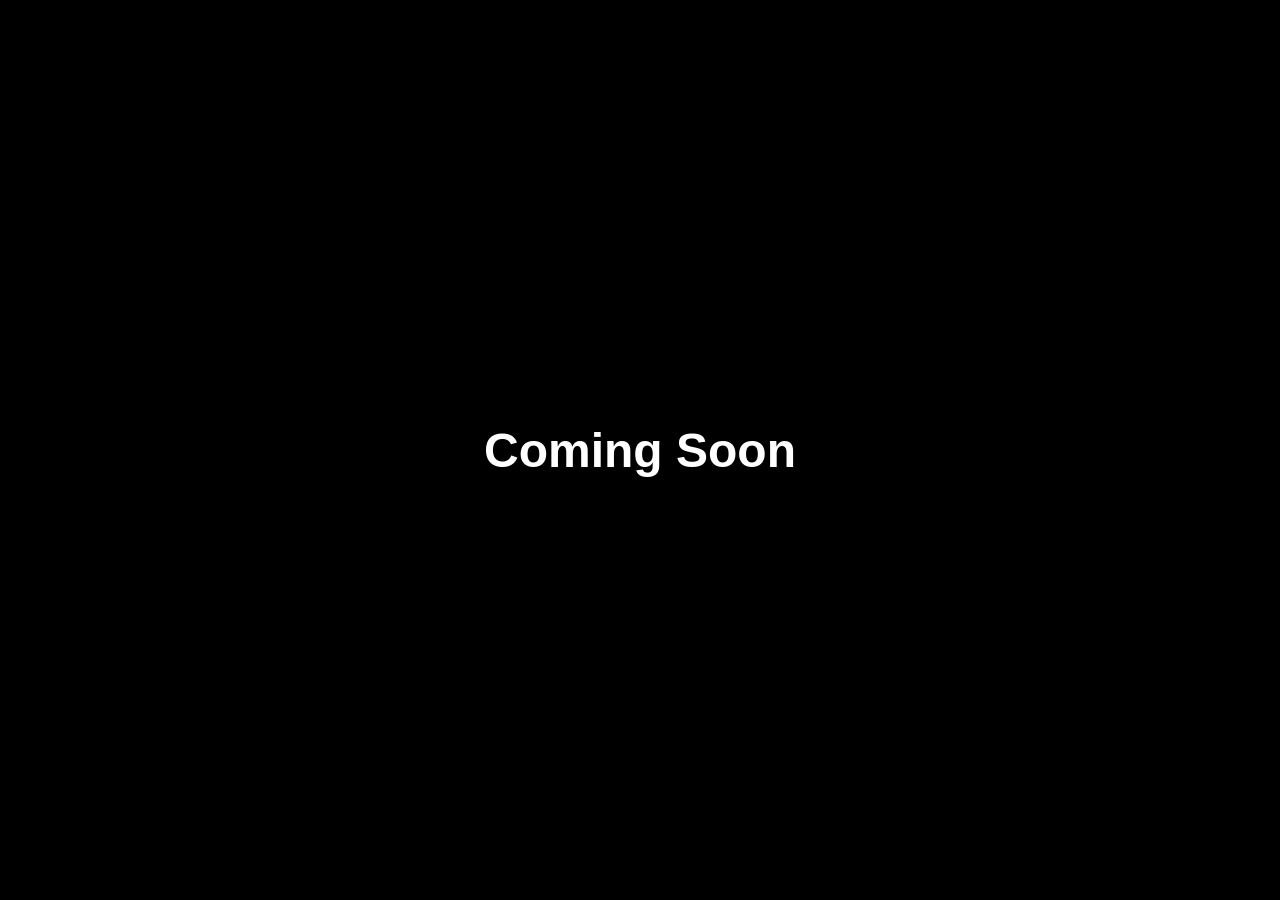
<file: index.html>
<!DOCTYPE html>
<html lang="en">
<head>
  <meta charset="UTF-8">
  <title>Coming Soon</title>
  <style>
    body {
      margin: 0;
      height: 100vh;
      background-color: #000;
      display: flex;
      justify-content: center;
      align-items: center;
      font-family: Arial, sans-serif;
    }

    h1 {
      color: #fff;
      font-size: 3rem;
      text-align: center;
    }
  </style>
</head>
<body>
  <h1>Coming Soon</h1>
</body>
</html>
</file>
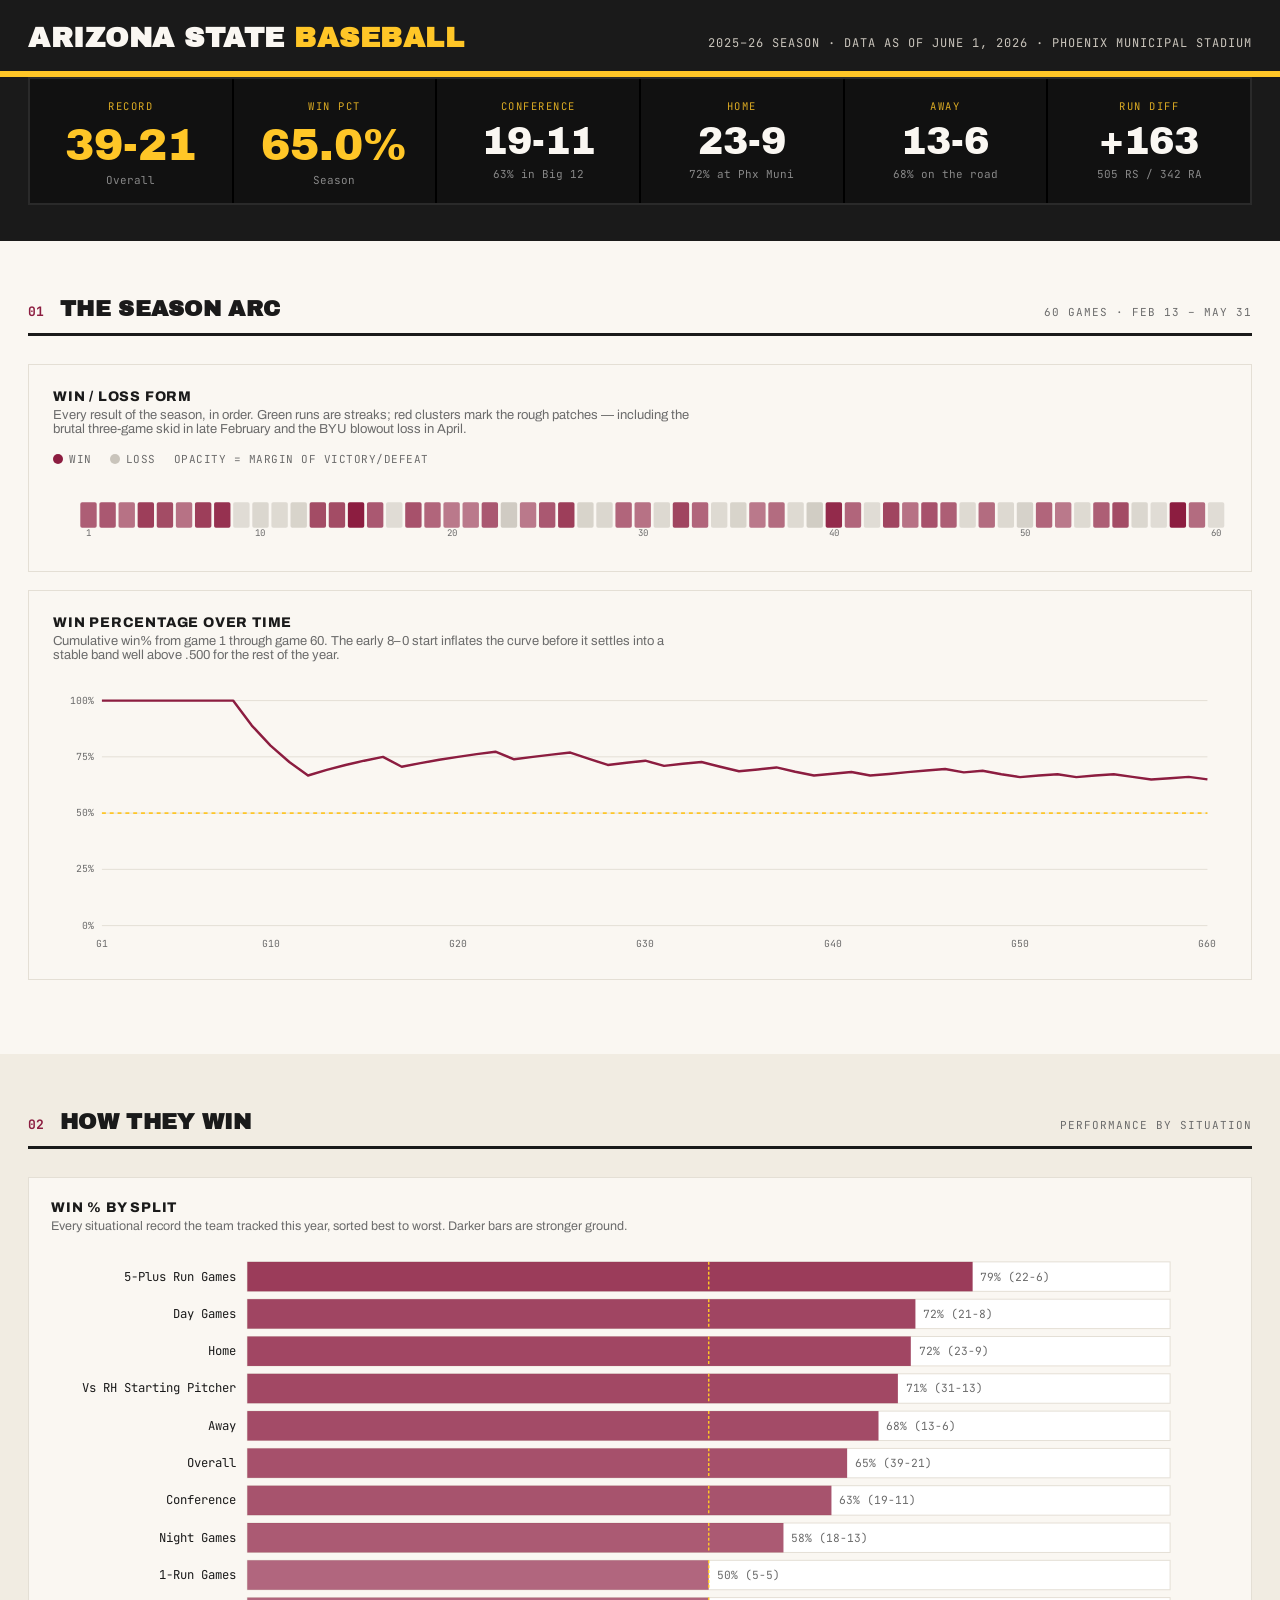
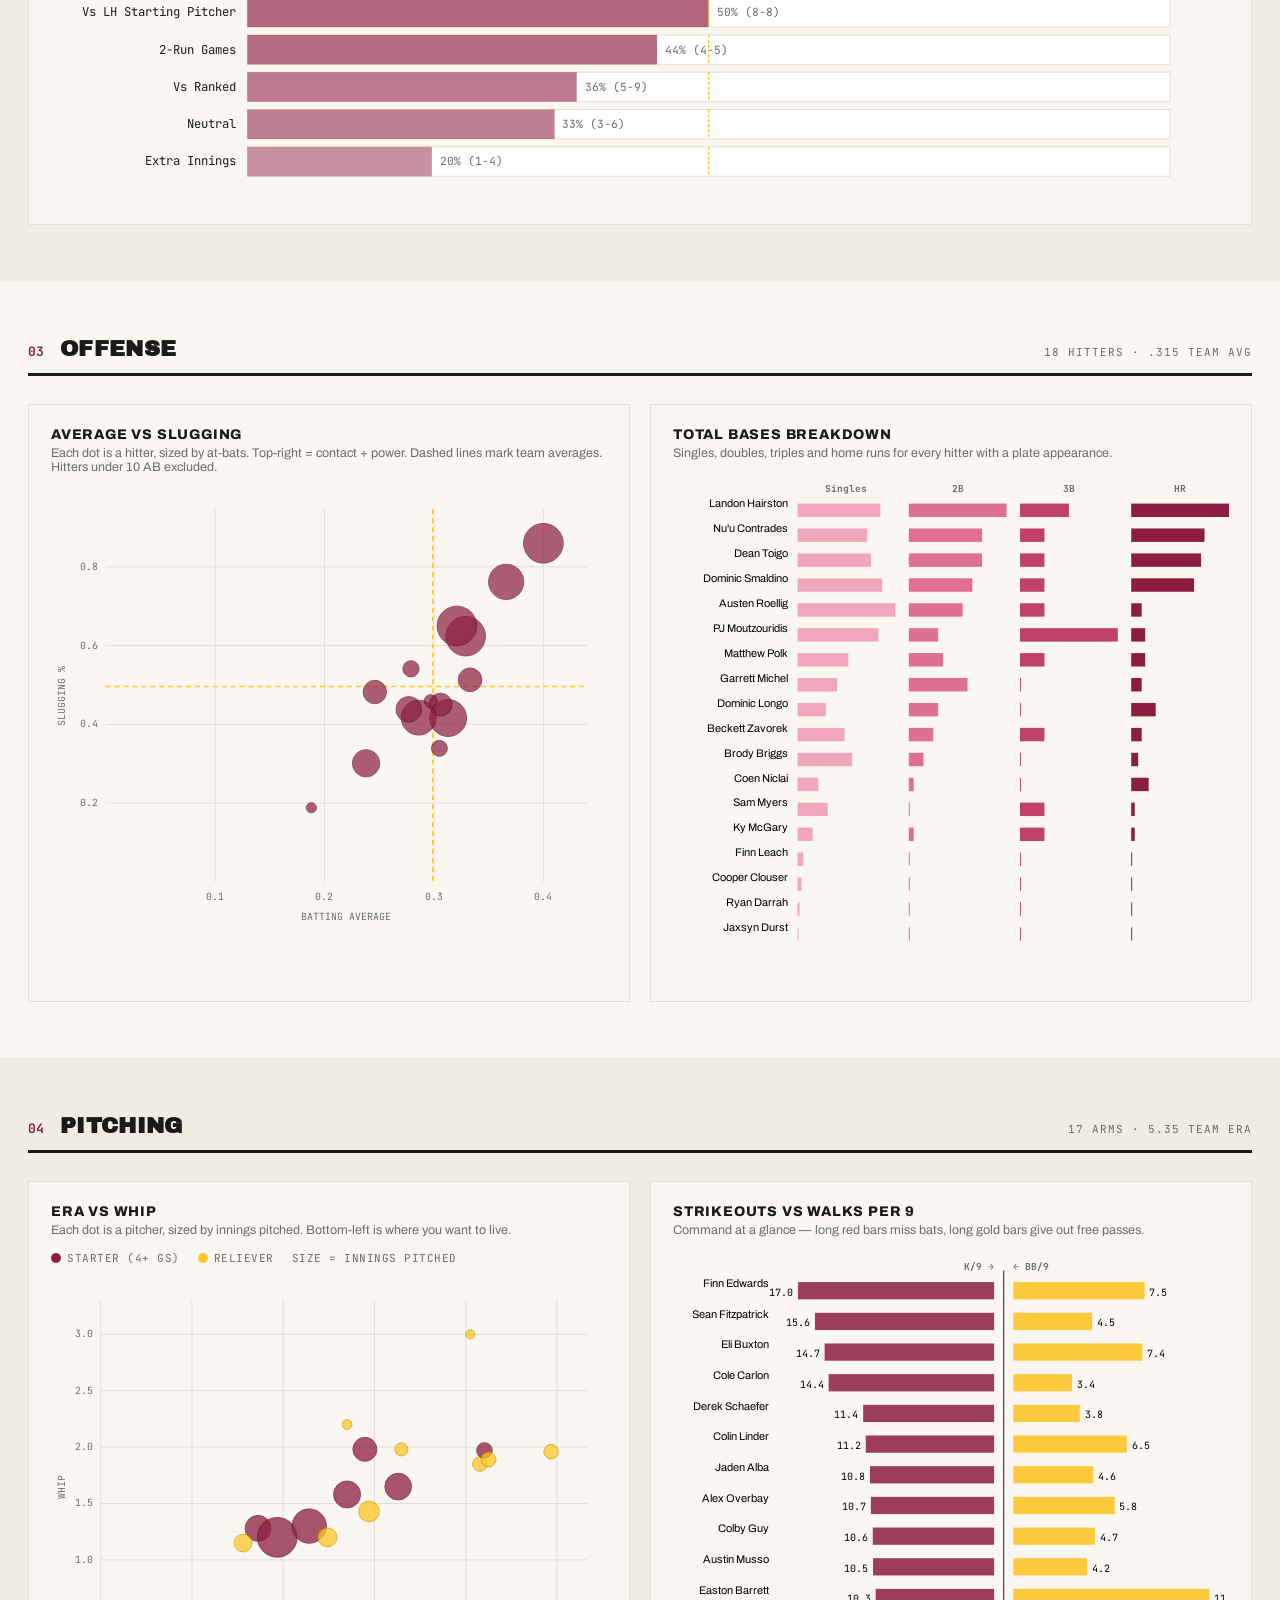
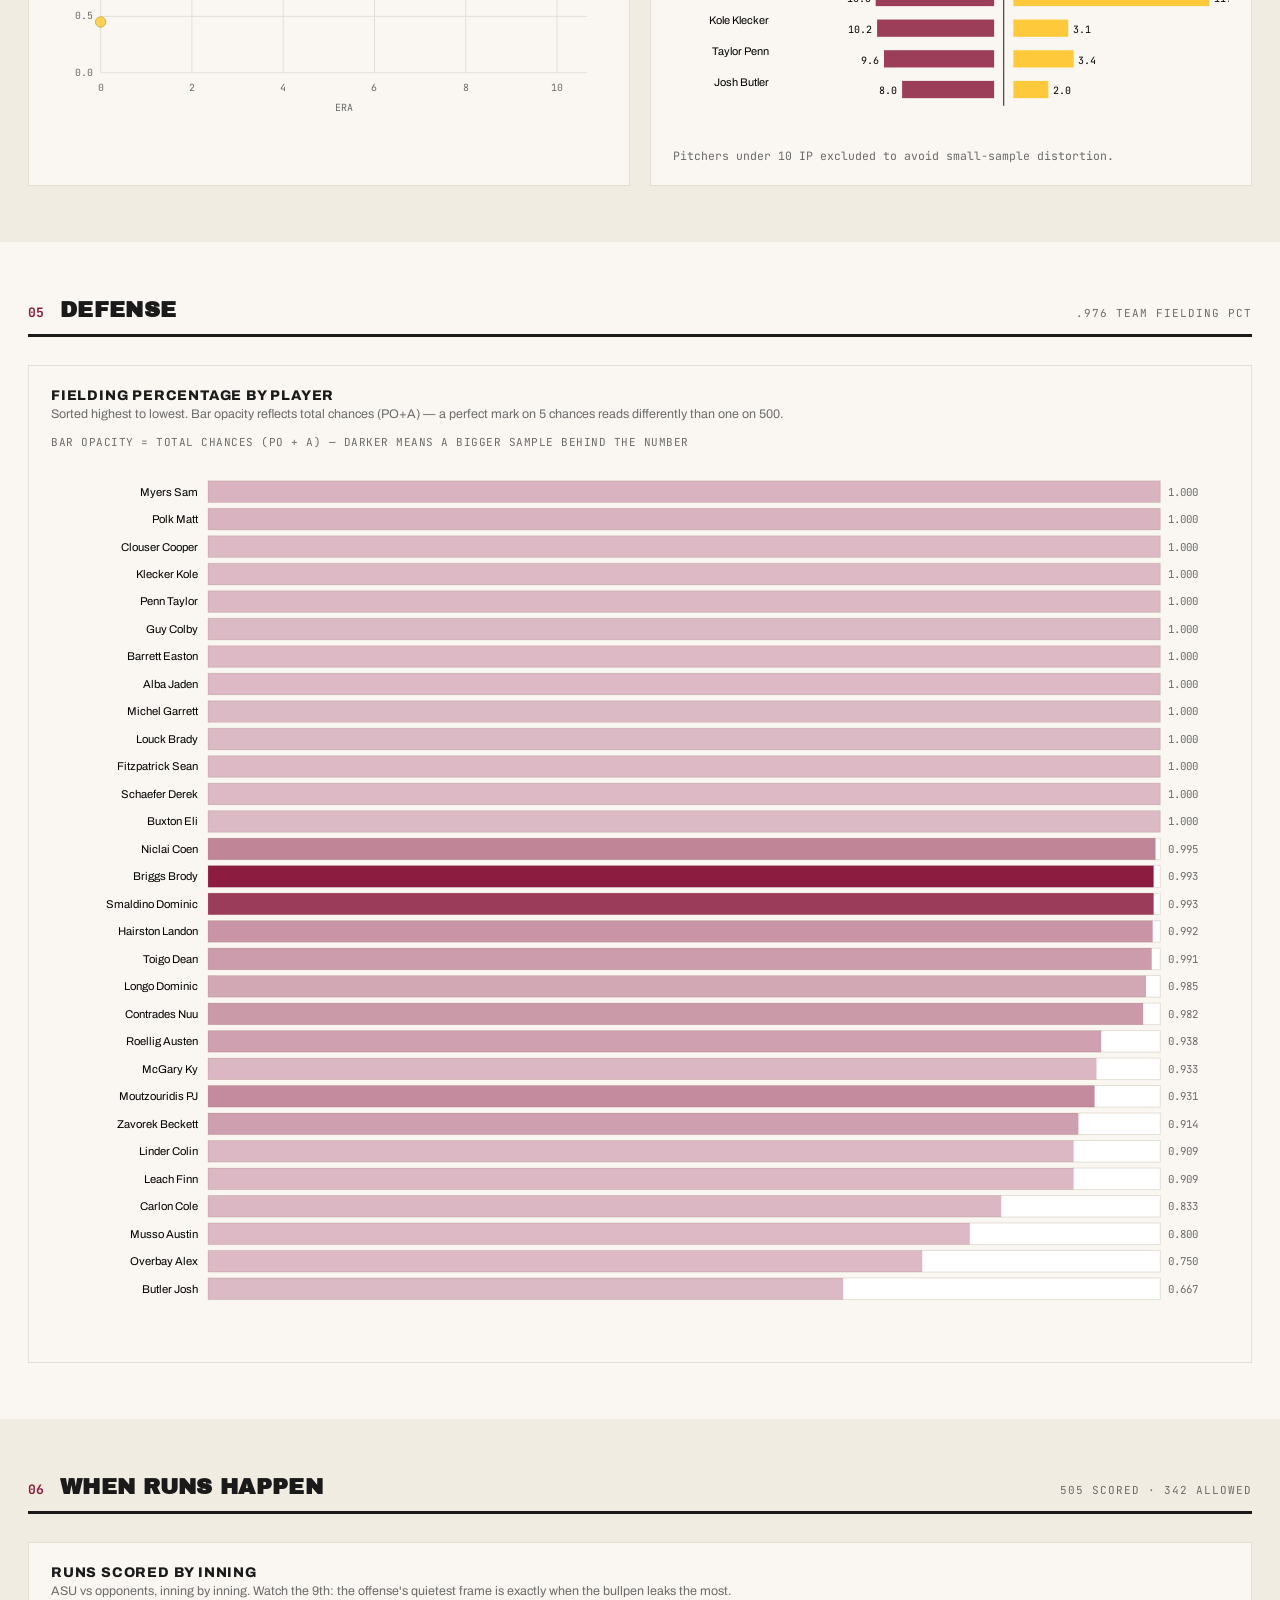
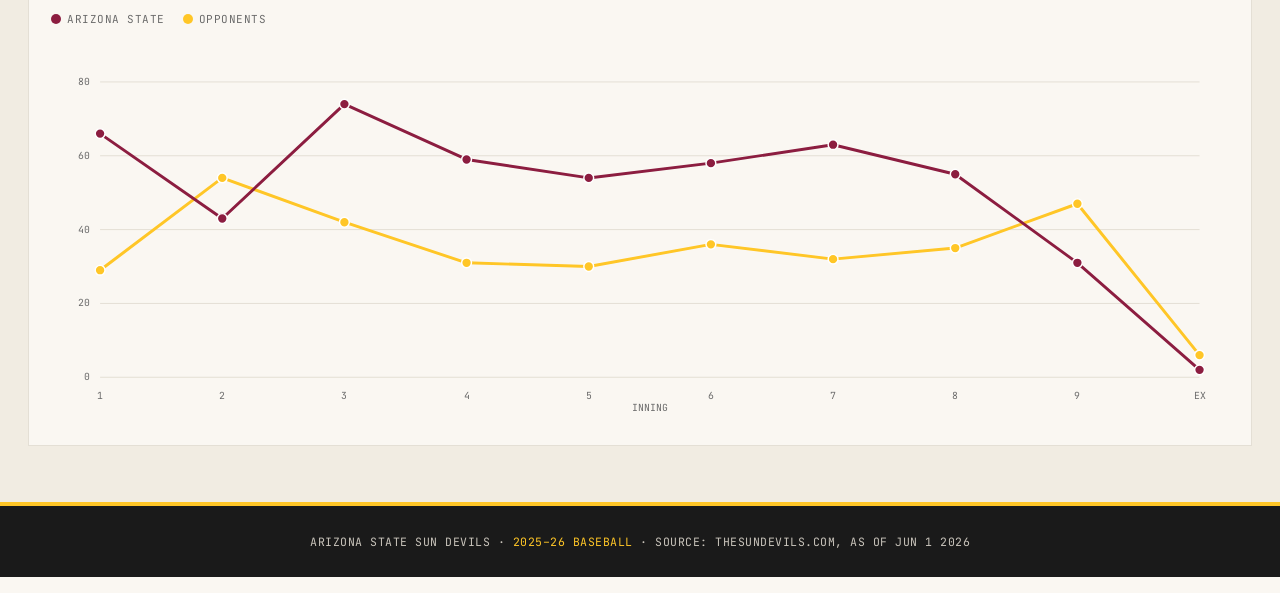
<file: asu_baseball_dashboard.html>
<!DOCTYPE html>
<html lang="en">
<head>
<meta charset="UTF-8">
<meta name="viewport" content="width=device-width, initial-scale=1.0">
<title>Arizona State Baseball — 2026 Season</title>
<style>
@import url('https://fonts.googleapis.com/css2?family=Archivo+Black&family=Archivo:wght@400;500;600;700;800&family=JetBrains+Mono:wght@400;500;700&display=swap');

:root{
  --maroon:#8C1D40;
  --maroon-dark:#5C1029;
  --gold:#FFC627;
  --ink:#1A1A1A;
  --paper:#FAF7F2;
  --slate:#6B6B6B;
  --slate-light:#C9C4BB;
  --line:#E4DFD5;
  --win:#8C1D40;
  --loss:#B8B0A3;
}

*{margin:0;padding:0;box-sizing:border-box;}

body{
  background:var(--paper);
  color:var(--ink);
  font-family:'Archivo',sans-serif;
  -webkit-font-smoothing:antialiased;
}

.wrap{max-width:1320px;margin:0 auto;padding:0 28px;}

/* ===== MASTHEAD ===== */
.masthead{
  background:var(--ink);
  color:var(--paper);
  padding:22px 0 18px;
  border-bottom:6px solid var(--gold);
}
.masthead .wrap{display:flex;align-items:baseline;justify-content:space-between;flex-wrap:wrap;gap:10px;}
.masthead h1{
  font-family:'Archivo Black',sans-serif;
  font-size:28px;
  letter-spacing:0.5px;
  text-transform:uppercase;
}
.masthead h1 span{color:var(--gold);}
.masthead .meta{
  font-family:'JetBrains Mono',monospace;
  font-size:12px;
  color:var(--slate-light);
  text-transform:uppercase;
  letter-spacing:1px;
}

/* ===== SCOREBOARD ===== */
.scoreboard{
  background:var(--ink);
  padding:0 0 36px;
}
.scoreboard-grid{
  display:grid;
  grid-template-columns:repeat(6,1fr);
  gap:2px;
  background:#000;
  border:2px solid #2a2a2a;
}
.score-tile{
  background:#111;
  padding:20px 14px 16px;
  text-align:center;
  position:relative;
}
.score-tile .label{
  font-family:'JetBrains Mono',monospace;
  font-size:10.5px;
  letter-spacing:1.5px;
  text-transform:uppercase;
  color:var(--gold);
  margin-bottom:10px;
  opacity:0.85;
}
.score-tile .value{
  font-family:'Archivo Black',sans-serif;
  font-size:38px;
  color:var(--paper);
  line-height:1;
  font-variant-numeric:tabular-nums;
}
.score-tile .sub{
  font-family:'JetBrains Mono',monospace;
  font-size:11px;
  color:#888;
  margin-top:6px;
}
.score-tile.hero .value{color:var(--gold);font-size:44px;}

/* ===== SECTION HEADERS ===== */
.section{padding:56px 0;}
.section.tight{padding:36px 0;}
.section-head{
  display:flex;
  align-items:baseline;
  gap:16px;
  margin-bottom:28px;
  border-bottom:3px solid var(--ink);
  padding-bottom:12px;
}
.section-head .num{
  font-family:'JetBrains Mono',monospace;
  font-size:13px;
  color:var(--maroon);
  font-weight:700;
}
.section-head h2{
  font-family:'Archivo Black',sans-serif;
  font-size:22px;
  text-transform:uppercase;
  letter-spacing:0.3px;
}
.section-head .tag{
  margin-left:auto;
  font-family:'JetBrains Mono',monospace;
  font-size:11px;
  color:var(--slate);
  text-transform:uppercase;
  letter-spacing:1px;
}

.section-alt{background:#F1ECE2;}

/* ===== STORY BAND (form chart + trend) ===== */
.story-card{
  background:var(--paper);
  border:1px solid var(--line);
  padding:24px 24px 18px;
  margin-bottom:18px;
}
.story-card h3{
  font-family:'Archivo',sans-serif;
  font-weight:800;
  font-size:14px;
  text-transform:uppercase;
  letter-spacing:0.8px;
  color:var(--ink);
  margin-bottom:4px;
}
.story-card .desc{
  font-size:13px;
  color:var(--slate);
  margin-bottom:16px;
  max-width:640px;
}

/* ===== TWO COL GRID ===== */
.grid-2{display:grid;grid-template-columns:1fr 1fr;gap:20px;}
.grid-3{display:grid;grid-template-columns:1fr 1fr 1fr;gap:20px;}
.card{
  background:var(--paper);
  border:1px solid var(--line);
  padding:22px;
}
.card h3{
  font-family:'Archivo',sans-serif;
  font-weight:800;
  font-size:14px;
  text-transform:uppercase;
  letter-spacing:0.8px;
  margin-bottom:4px;
}
.card .desc{font-size:12.5px;color:var(--slate);margin-bottom:14px;}

/* ===== TOOLTIP ===== */
.viz-tooltip{
  position:absolute;
  background:var(--ink);
  color:var(--paper);
  font-family:'JetBrains Mono',monospace;
  font-size:11.5px;
  padding:8px 11px;
  border-radius:2px;
  pointer-events:none;
  opacity:0;
  transition:opacity 0.1s;
  z-index:50;
  white-space:nowrap;
  border-left:3px solid var(--gold);
}
.viz-tooltip .tt-title{font-weight:700;color:var(--gold);margin-bottom:2px;}

/* ===== LEGEND ===== */
.legend{display:flex;gap:18px;align-items:center;margin-bottom:14px;flex-wrap:wrap;}
.legend-item{display:flex;align-items:center;gap:6px;font-family:'JetBrains Mono',monospace;font-size:11px;color:var(--slate);text-transform:uppercase;letter-spacing:0.5px;}
.legend-dot{width:10px;height:10px;border-radius:50%;display:inline-block;}

/* ===== FOOTER ===== */
footer{
  background:var(--ink);
  color:var(--slate-light);
  padding:28px 0;
  font-family:'JetBrains Mono',monospace;
  font-size:11.5px;
  text-align:center;
  letter-spacing:0.5px;
  border-top:4px solid var(--gold);
}
footer span{color:var(--gold);}

/* ===== RESPONSIVE ===== */
@media (max-width:980px){
  .scoreboard-grid{grid-template-columns:repeat(3,1fr);}
  .grid-2{grid-template-columns:1fr;}
  .grid-3{grid-template-columns:1fr;}
}
@media (max-width:640px){
  .scoreboard-grid{grid-template-columns:repeat(2,1fr);}
  .masthead h1{font-size:20px;}
}

svg text{font-family:'Archivo',sans-serif;}
.axis-label{font-family:'JetBrains Mono',monospace;font-size:10px;fill:var(--slate);}
.mono{font-family:'JetBrains Mono',monospace;}
</style>
</head>
<body>

<div class="masthead">
  <div class="wrap">
    <h1>Arizona State <span>Baseball</span></h1>
    <div class="meta">2025–26 Season &middot; Data as of June 1, 2026 &middot; Phoenix Municipal Stadium</div>
  </div>
</div>

<div class="scoreboard">
  <div class="wrap">
    <div class="scoreboard-grid" id="scoreboard"></div>
  </div>
</div>

<!-- SECTION 01: SEASON ARC -->
<div class="section">
  <div class="wrap">
    <div class="section-head">
      <span class="num">01</span>
      <h2>The Season Arc</h2>
      <span class="tag">60 games &middot; Feb 13 – May 31</span>
    </div>

    <div class="story-card">
      <h3>Win / Loss Form</h3>
      <div class="desc">Every result of the season, in order. Green runs are streaks; red clusters mark the rough patches — including the brutal three-game skid in late February and the BYU blowout loss in April.</div>
      <div id="formChart"></div>
    </div>

    <div class="story-card">
      <h3>Win Percentage Over Time</h3>
      <div class="desc">Cumulative win% from game 1 through game 60. The early 8–0 start inflates the curve before it settles into a stable band well above .500 for the rest of the year.</div>
      <div id="trendChart"></div>
    </div>
  </div>
</div>

<!-- SECTION 02: HOW THEY WIN -->
<div class="section section-alt">
  <div class="wrap">
    <div class="section-head">
      <span class="num">02</span>
      <h2>How They Win</h2>
      <span class="tag">Performance by situation</span>
    </div>
    <div class="grid-2">
      <div class="card" style="grid-column:1/-1;">
        <h3>Win % by Split</h3>
        <div class="desc">Every situational record the team tracked this year, sorted best to worst. Darker bars are stronger ground.</div>
        <div id="splitsChart"></div>
      </div>
    </div>
  </div>
</div>

<!-- SECTION 03: OFFENSE -->
<div class="section">
  <div class="wrap">
    <div class="section-head">
      <span class="num">03</span>
      <h2>Offense</h2>
      <span class="tag">18 hitters &middot; .315 team AVG</span>
    </div>
    <div class="grid-2">
      <div class="card">
        <h3>Average vs Slugging</h3>
        <div class="desc">Each dot is a hitter, sized by at-bats. Top-right = contact + power. Dashed lines mark team averages. Hitters under 10 AB excluded.</div>
        <div id="avgSlgChart"></div>
      </div>
      <div class="card">
        <h3>Total Bases Breakdown</h3>
        <div class="desc">Singles, doubles, triples and home runs for every hitter with a plate appearance.</div>
        <div id="tbChart"></div>
      </div>
    </div>
  </div>
</div>

<!-- SECTION 04: PITCHING -->
<div class="section section-alt">
  <div class="wrap">
    <div class="section-head">
      <span class="num">04</span>
      <h2>Pitching</h2>
      <span class="tag">17 arms &middot; 5.35 team ERA</span>
    </div>
    <div class="grid-2">
      <div class="card">
        <h3>ERA vs WHIP</h3>
        <div class="desc">Each dot is a pitcher, sized by innings pitched. Bottom-left is where you want to live.</div>
        <div id="eraWhipChart"></div>
      </div>
      <div class="card">
        <h3>Strikeouts vs Walks per 9</h3>
        <div class="desc">Command at a glance — long red bars miss bats, long gold bars give out free passes.</div>
        <div id="k9Chart"></div>
      </div>
    </div>
  </div>
</div>

<!-- SECTION 05: FIELDING -->
<div class="section">
  <div class="wrap">
    <div class="section-head">
      <span class="num">05</span>
      <h2>Defense</h2>
      <span class="tag">.976 team fielding pct</span>
    </div>
    <div class="card">
      <h3>Fielding Percentage by Player</h3>
      <div class="desc">Sorted highest to lowest. Bar opacity reflects total chances (PO+A) — a perfect mark on 5 chances reads differently than one on 500.</div>
      <div id="fieldChart"></div>
    </div>
  </div>
</div>

<!-- SECTION 06: RUN ENVIRONMENT -->
<div class="section section-alt">
  <div class="wrap">
    <div class="section-head">
      <span class="num">06</span>
      <h2>When Runs Happen</h2>
      <span class="tag">505 scored &middot; 342 allowed</span>
    </div>
    <div class="card">
      <h3>Runs Scored by Inning</h3>
      <div class="desc">ASU vs opponents, inning by inning. Watch the 9th: the offense's quietest frame is exactly when the bullpen leaks the most.</div>
      <div id="inningsChart"></div>
    </div>
  </div>
</div>

<footer>
  ARIZONA STATE SUN DEVILS &middot; <span>2025–26 BASEBALL</span> &middot; SOURCE: THESUNDEVILS.COM, AS OF JUN 1 2026
</footer>

<div class="viz-tooltip" id="tooltip"></div>

<script id="data-island" type="application/json">
{"batting": [{"Number": "3", "Name": "Landon Hairston", "AVG": "0.400", "GP_GS": "59-59", "AB": "235", "R": "82", "H": "94", "2B": "20", "3B": "2", "HR": "28", "XB": "50", "RBI": "81", "TB": "202", "SLG": "0.860", "BB": "44", "HP": "10", "K": "27", "GDP": "7", "OBP": "0.509", "SF": "2", "SH": "0", "SB_ATT": "10-14"}, {"Number": "6", "Name": "Nu'u Contrades", "AVG": "0.366", "GP_GS": "53-49", "AB": "202", "R": "48", "H": "74", "2B": "15", "3B": "1", "HR": "21", "XB": "37", "RBI": "61", "TB": "154", "SLG": "0.762", "BB": "20", "HP": "5", "K": "28", "GDP": "5", "OBP": "0.434", "SF": "1", "SH": "0", "SB_ATT": "10-10"}, {"Number": "25", "Name": "Dominic Smaldino", "AVG": "0.329", "GP_GS": "59-56", "AB": "234", "R": "49", "H": "77", "2B": "13", "3B": "1", "HR": "18", "XB": "32", "RBI": "56", "TB": "146", "SLG": "0.624", "BB": "18", "HP": "7", "K": "39", "GDP": "5", "OBP": "0.392", "SF": "1", "SH": "0", "SB_ATT": "3-5"}, {"Number": "55", "Name": "Dean Toigo", "AVG": "0.321", "GP_GS": "60-60", "AB": "234", "R": "64", "H": "75", "2B": "15", "3B": "1", "HR": "20", "XB": "36", "RBI": "59", "TB": "152", "SLG": "0.650", "BB": "27", "HP": "17", "K": "42", "GDP": "4", "OBP": "0.422", "SF": "4", "SH": "1", "SB_ATT": "4-8"}, {"Number": "24", "Name": "Austen Roellig", "AVG": "0.313", "GP_GS": "56-54", "AB": "214", "R": "43", "H": "67", "2B": "11", "3B": "1", "HR": "3", "XB": "15", "RBI": "38", "TB": "89", "SLG": "0.416", "BB": "29", "HP": "6", "K": "37", "GDP": "3", "OBP": "0.402", "SF": "5", "SH": "4", "SB_ATT": "6-10"}, {"Number": "2", "Name": "Beckett Zavorek", "AVG": "0.306", "GP_GS": "39-30", "AB": "111", "R": "28", "H": "34", "2B": "5", "3B": "1", "HR": "3", "XB": "9", "RBI": "18", "TB": "50", "SLG": "0.450", "BB": "10", "HP": "3", "K": "23", "GDP": "6", "OBP": "0.373", "SF": "1", "SH": "1", "SB_ATT": "5-6"}, {"Number": "10", "Name": "PJ Moutzouridis", "AVG": "0.286", "GP_GS": "55-54", "AB": "199", "R": "49", "H": "57", "2B": "6", "3B": "4", "HR": "4", "XB": "14", "RBI": "40", "TB": "83", "SLG": "0.417", "BB": "33", "HP": "12", "K": "38", "GDP": "5", "OBP": "0.410", "SF": "5", "SH": "5", "SB_ATT": "11-14"}, {"Number": "28", "Name": "Garrett Michel", "AVG": "0.277", "GP_GS": "49-34", "AB": "130", "R": "22", "H": "36", "2B": "12", "3B": "0", "HR": "3", "XB": "15", "RBI": "20", "TB": "57", "SLG": "0.438", "BB": "22", "HP": "4", "K": "34", "GDP": "3", "OBP": "0.392", "SF": "2", "SH": "0", "SB_ATT": "7-8"}, {"Number": "23", "Name": "Dominic Longo", "AVG": "0.246", "GP_GS": "36-31", "AB": "114", "R": "21", "H": "28", "2B": "6", "3B": "0", "HR": "7", "XB": "13", "RBI": "18", "TB": "55", "SLG": "0.482", "BB": "15", "HP": "3", "K": "33", "GDP": "3", "OBP": "0.348", "SF": "3", "SH": "3", "SB_ATT": "2-3"}, {"Number": "9", "Name": "Brody Briggs", "AVG": "0.238", "GP_GS": "50-45", "AB": "143", "R": "23", "H": "34", "2B": "3", "3B": "0", "HR": "2", "XB": "5", "RBI": "19", "TB": "43", "SLG": "0.301", "BB": "29", "HP": "4", "K": "25", "GDP": "1", "OBP": "0.374", "SF": "3", "SH": "3", "SB_ATT": "2-3"}, {"Number": "31", "Name": "Cooper Clouser", "AVG": "0.400", "GP_GS": "7-0", "AB": "5", "R": "4", "H": "2", "2B": "0", "3B": "0", "HR": "0", "XB": "0", "RBI": "1", "TB": "2", "SLG": "0.400", "BB": "3", "HP": "0", "K": "1", "GDP": "0", "OBP": "0.625", "SF": "2", "SH": "0", "SB_ATT": "0-0"}, {"Number": "4", "Name": "Matthew Polk", "AVG": "0.333", "GP_GS": "38-29", "AB": "117", "R": "25", "H": "39", "2B": "7", "3B": "1", "HR": "4", "XB": "12", "RBI": "22", "TB": "60", "SLG": "0.513", "BB": "5", "HP": "8", "K": "17", "GDP": "1", "OBP": "0.397", "SF": "1", "SH": "1", "SB_ATT": "5-6"}, {"Number": "8", "Name": "Sam Myers", "AVG": "0.305", "GP_GS": "27-12", "AB": "59", "R": "10", "H": "18", "2B": "0", "3B": "1", "HR": "1", "XB": "3", "RBI": "7", "TB": "20", "SLG": "0.339", "BB": "1", "HP": "1", "K": "10", "GDP": "0", "OBP": "0.458", "SF": "0", "SH": "0", "SB_ATT": "5-6"}, {"Number": "17", "Name": "Ky McGary", "AVG": "0.297", "GP_GS": "25-7", "AB": "37", "R": "15", "H": "11", "2B": "1", "3B": "1", "HR": "1", "XB": "5", "RBI": "5", "TB": "17", "SLG": "0.459", "BB": "6", "HP": "5", "K": "10", "GDP": "0", "OBP": "0.458", "SF": "0", "SH": "0", "SB_ATT": "5-6"}, {"Number": "13", "Name": "Coen Niclai", "AVG": "0.279", "GP_GS": "25-18", "AB": "61", "R": "16", "H": "17", "2B": "1", "3B": "0", "HR": "5", "XB": "20", "RBI": "20", "TB": "33", "SLG": "0.541", "BB": "14", "HP": "3", "K": "17", "GDP": "3", "OBP": "0.425", "SF": "3", "SH": "3", "SB_ATT": "0-0"}, {"Number": "7", "Name": "Ryan Darrah", "AVG": "0.200", "GP_GS": "6-0", "AB": "5", "R": "1", "H": "1", "2B": "0", "3B": "0", "HR": "0", "XB": "0", "RBI": "1", "TB": "1", "SLG": "0.200", "BB": "0", "HP": "1", "K": "2", "GDP": "0", "OBP": "0.333", "SF": "0", "SH": "0", "SB_ATT": "0-0"}, {"Number": "18", "Name": "Finn Leach", "AVG": "0.188", "GP_GS": "11-2", "AB": "16", "R": "4", "H": "3", "2B": "0", "3B": "0", "HR": "0", "XB": "0", "RBI": "1", "TB": "3", "SLG": "0.188", "BB": "1", "HP": "1", "K": "2", "GDP": "0", "OBP": "0.278", "SF": "0", "SH": "0", "SB_ATT": "0-0"}, {"Number": "44", "Name": "Jaxsyn Durst", "AVG": "0.000", "GP_GS": "3-0", "AB": "2", "R": "1", "H": "0", "2B": "0", "3B": "0", "HR": "0", "XB": "0", "RBI": "1", "TB": "0", "SLG": "0.000", "BB": "1", "HP": "0", "K": "0", "GDP": "0", "OBP": "0.333", "SF": "0", "SH": "0", "SB_ATT": "0-0"}], "pitching": [{"Number": "41", "Name": "Taylor Penn", "ERA": "3.45", "WL": "6-0", "APP": "22", "GS": "4", "CG": "0", "SHO": "1", "SV": "0", "IP": "47.0", "H": "42", "R": "18", "ER": "18", "BB": "18", "K": "50", "WHIP": "1.28", "2B": "5", "3B": "0", "HR": "7", "AVG": "0.247", "WP": "2", "HP": "4", "BK": "0", "SFA": "1", "SHA": "0"}, {"Number": "14", "Name": "Cole Carlon", "ERA": "3.87", "WL": "5-2", "APP": "16", "GS": "16", "CG": "0", "SHO": "1", "SV": "0", "IP": "83.2", "H": "69", "R": "37", "ER": "31", "BB": "31", "K": "133", "WHIP": "1.20", "2B": "10", "3B": "1", "HR": "14", "AVG": "0.221", "WP": "3", "HP": "4", "BK": "1", "SFA": "0", "SHA": "3"}, {"Number": "27", "Name": "Kole Klecker", "ERA": "4.57", "WL": "7-2", "APP": "14", "GS": "13", "CG": "0", "SHO": "2", "SV": "0", "IP": "69.0", "H": "66", "R": "38", "ER": "35", "BB": "24", "K": "78", "WHIP": "1.30", "2B": "10", "3B": "0", "HR": "12", "AVG": "0.249", "WP": "5", "HP": "3", "BK": "3", "SFA": "0", "SHA": "1"}, {"Number": "37", "Name": "Colby Guy", "ERA": "4.97", "WL": "2-0", "APP": "15", "GS": "2", "CG": "0", "SHO": "0", "SV": "1", "IP": "29.0", "H": "23", "R": "16", "ER": "15", "BB": "15", "K": "34", "WHIP": "1.20", "2B": "8", "3B": "1", "HR": "7", "AVG": "0.210", "WP": "3", "HP": "3", "BK": "3", "SFA": "0", "SHA": "1"}, {"Number": "31", "Name": "Colin Linder", "ERA": "5.40", "WL": "4-2", "APP": "20", "GS": "7", "CG": "0", "SHO": "0", "SV": "0", "IP": "50.0", "H": "43", "R": "33", "ER": "30", "BB": "36", "K": "62", "WHIP": "1.58", "2B": "8", "3B": "1", "HR": "7", "AVG": "0.231", "WP": "4", "HP": "6", "BK": "3", "SFA": "0", "SHA": "1"}, {"Number": "15", "Name": "Alex Overbay", "ERA": "5.79", "WL": "1-3", "APP": "20", "GS": "4", "CG": "0", "SHO": "0", "SV": "1", "IP": "42.0", "H": "56", "R": "31", "ER": "27", "BB": "27", "K": "50", "WHIP": "1.98", "2B": "9", "3B": "1", "HR": "4", "AVG": "0.324", "WP": "3", "HP": "6", "BK": "0", "SFA": "2", "SHA": "2"}, {"Number": "12", "Name": "Jaden Alba", "ERA": "6.52", "WL": "3-3", "APP": "17", "GS": "4", "CG": "0", "SHO": "0", "SV": "2", "IP": "49.2", "H": "57", "R": "39", "ER": "36", "BB": "25", "K": "59", "WHIP": "1.65", "2B": "13", "3B": "1", "HR": "8", "AVG": "0.282", "WP": "6", "HP": "5", "BK": "0", "SFA": "4", "SHA": "0"}, {"Number": "21", "Name": "Austin Musso", "ERA": "8.31", "WL": "0-1", "APP": "11", "GS": "3", "CG": "0", "SHO": "0", "SV": "1", "IP": "17.1", "H": "24", "R": "18", "ER": "16", "BB": "8", "K": "20", "WHIP": "1.85", "2B": "1", "3B": "2", "HR": "8", "AVG": "0.320", "WP": "0", "HP": "0", "BK": "0", "SFA": "0", "SHA": "1"}, {"Number": "11", "Name": "Easton Barrett", "ERA": "8.41", "WL": "1-1", "APP": "10", "GS": "7", "CG": "0", "SHO": "0", "SV": "0", "IP": "20.1", "H": "19", "R": "19", "ER": "19", "BB": "25", "K": "23", "WHIP": "1.97", "2B": "4", "3B": "0", "HR": "2", "AVG": "0.214", "WP": "5", "HP": "0", "BK": "0", "SFA": "2", "SHA": "1"}, {"Number": "16", "Name": "Wyatt Halvorson", "ERA": "0.00", "WL": "0-0", "APP": "3", "GS": "0", "CG": "0", "SHO": "0", "SV": "0", "IP": "6.2", "H": "1", "R": "0", "ER": "0", "BB": "2", "K": "7", "WHIP": "0.45", "2B": "0", "3B": "0", "HR": "0", "AVG": "0.050", "WP": "1", "HP": "1", "BK": "0", "SFA": "0", "SHA": "0"}, {"Number": "38", "Name": "Sean Fitzpatrick", "ERA": "3.12", "WL": "4-1", "APP": "31", "GS": "0", "CG": "0", "SHO": "0", "SV": "1", "IP": "26.0", "H": "17", "R": "11", "ER": "9", "BB": "13", "K": "45", "WHIP": "1.15", "2B": "6", "3B": "0", "HR": "2", "AVG": "0.187", "WP": "2", "HP": "8", "BK": "1", "SFA": "1", "SHA": "1"}, {"Number": "35", "Name": "Brady Louck", "ERA": "5.40", "WL": "0-0", "APP": "8", "GS": "0", "CG": "0", "SHO": "0", "SV": "0", "IP": "5.0", "H": "10", "R": "4", "ER": "3", "BB": "1", "K": "7", "WHIP": "2.20", "2B": "2", "3B": "0", "HR": "0", "AVG": "0.400", "WP": "3", "HP": "1", "BK": "0", "SFA": "0", "SHA": "0"}, {"Number": "20", "Name": "Derek Schaefer", "ERA": "5.88", "WL": "1-3", "APP": "31", "GS": "0", "CG": "0", "SHO": "0", "SV": "9", "IP": "33.2", "H": "34", "R": "23", "ER": "22", "BB": "14", "K": "42", "WHIP": "1.43", "2B": "10", "3B": "1", "HR": "3", "AVG": "0.272", "WP": "8", "HP": "4", "BK": "0", "SFA": "4", "SHA": "2"}, {"Number": "19", "Name": "Finn Edwards", "ERA": "6.59", "WL": "1-3", "APP": "18", "GS": "0", "CG": "0", "SHO": "0", "SV": "0", "IP": "13.2", "H": "16", "R": "11", "ER": "10", "BB": "11", "K": "25", "WHIP": "1.98", "2B": "3", "3B": "0", "HR": "0", "AVG": "0.286", "WP": "5", "HP": "0", "BK": "0", "SFA": "1", "SHA": "0"}, {"Number": "26", "Name": "Nick Anello", "ERA": "8.10", "WL": "0-0", "APP": "4", "GS": "0", "CG": "0", "SHO": "0", "SV": "0", "IP": "3.1", "H": "7", "R": "7", "ER": "3", "BB": "3", "K": "3", "WHIP": "3.00", "2B": "1", "3B": "2", "HR": "1", "AVG": "0.389", "WP": "0", "HP": "1", "BK": "0", "SFA": "0", "SHA": "0"}, {"Number": "32", "Name": "Josh Butler", "ERA": "8.50", "WL": "3-0", "APP": "16", "GS": "0", "CG": "0", "SHO": "0", "SV": "1", "IP": "18.0", "H": "30", "R": "18", "ER": "17", "BB": "4", "K": "16", "WHIP": "1.89", "2B": "10", "3B": "0", "HR": "3", "AVG": "0.375", "WP": "2", "HP": "3", "BK": "0", "SFA": "2", "SHA": "2"}, {"Number": "22", "Name": "Eli Buxton", "ERA": "9.87", "WL": "1-0", "APP": "19", "GS": "0", "CG": "0", "SHO": "0", "SV": "1", "IP": "17.1", "H": "20", "R": "19", "ER": "19", "BB": "14", "K": "28", "WHIP": "1.96", "2B": "1", "3B": "0", "HR": "2", "AVG": "0.290", "WP": "5", "HP": "1", "BK": "1", "SFA": "0", "SHA": "1"}], "fielding": [{"Name": "Myers Sam", "C": "25", "PO": "25", "A": "0", "E": "0", "FLD_PCT": "1.000", "DP": "0", "SBA": "0", "CSB": "0", "SBA_PCT": "0.000", "PB": "0", "CI": "0"}, {"Name": "Polk Matt", "C": "23", "PO": "23", "A": "0", "E": "0", "FLD_PCT": "1.000", "DP": "0", "SBA": "0", "CSB": "0", "SBA_PCT": "0.000", "PB": "0", "CI": "0"}, {"Name": "Clouser Cooper", "C": "5", "PO": "4", "A": "1", "E": "0", "FLD_PCT": "1.000", "DP": "0", "SBA": "0", "CSB": "0", "SBA_PCT": "0.000", "PB": "0", "CI": "0"}, {"Name": "Klecker Kole", "C": "6", "PO": "3", "A": "3", "E": "0", "FLD_PCT": "1.000", "DP": "0", "SBA": "0", "CSB": "0", "SBA_PCT": "0.000", "PB": "0", "CI": "0"}, {"Name": "Penn Taylor", "C": "10", "PO": "3", "A": "7", "E": "0", "FLD_PCT": "1.000", "DP": "0", "SBA": "0", "CSB": "0", "SBA_PCT": "0.000", "PB": "0", "CI": "0"}, {"Name": "Guy Colby", "C": "3", "PO": "3", "A": "0", "E": "0", "FLD_PCT": "1.000", "DP": "0", "SBA": "0", "CSB": "0", "SBA_PCT": "0.000", "PB": "0", "CI": "0"}, {"Name": "Barrett Easton", "C": "5", "PO": "1", "A": "4", "E": "0", "FLD_PCT": "1.000", "DP": "0", "SBA": "0", "CSB": "0", "SBA_PCT": "0.000", "PB": "0", "CI": "0"}, {"Name": "Alba Jaden", "C": "6", "PO": "1", "A": "5", "E": "0", "FLD_PCT": "1.000", "DP": "0", "SBA": "0", "CSB": "0", "SBA_PCT": "0.000", "PB": "0", "CI": "0"}, {"Name": "Michel Garrett", "C": "3", "PO": "1", "A": "2", "E": "0", "FLD_PCT": "1.000", "DP": "0", "SBA": "0", "CSB": "0", "SBA_PCT": "0.000", "PB": "0", "CI": "0"}, {"Name": "Louck Brady", "C": "1", "PO": "1", "A": "0", "E": "0", "FLD_PCT": "1.000", "DP": "0", "SBA": "0", "CSB": "0", "SBA_PCT": "0.000", "PB": "0", "CI": "0"}, {"Name": "Fitzpatrick Sean", "C": "5", "PO": "1", "A": "4", "E": "0", "FLD_PCT": "1.000", "DP": "0", "SBA": "0", "CSB": "1", "SBA_PCT": "0.000", "PB": "0", "CI": "0"}, {"Name": "Schaefer Derek", "C": "5", "PO": "0", "A": "5", "E": "0", "FLD_PCT": "1.000", "DP": "0", "SBA": "1", "CSB": "0", "SBA_PCT": "1.000", "PB": "0", "CI": "0"}, {"Name": "Buxton Eli", "C": "2", "PO": "0", "A": "2", "E": "0", "FLD_PCT": "1.000", "DP": "0", "SBA": "0", "CSB": "0", "SBA_PCT": "0.000", "PB": "0", "CI": "0"}, {"Name": "Niclai Coen", "C": "183", "PO": "166", "A": "16", "E": "1", "FLD_PCT": "0.995", "DP": "0", "SBA": "26", "CSB": "7", "SBA_PCT": "0.788", "PB": "3", "CI": "0"}, {"Name": "Briggs Brody", "C": "541", "PO": "487", "A": "50", "E": "4", "FLD_PCT": "0.993", "DP": "4", "SBA": "36", "CSB": "17", "SBA_PCT": "0.679", "PB": "5", "CI": "0"}, {"Name": "Smaldino Dominic", "C": "432", "PO": "404", "A": "25", "E": "3", "FLD_PCT": "0.993", "DP": "29", "SBA": "0", "CSB": "0", "SBA_PCT": "0.000", "PB": "0", "CI": "0"}, {"Name": "Hairston Landon", "C": "132", "PO": "131", "A": "0", "E": "1", "FLD_PCT": "0.992", "DP": "4", "SBA": "0", "CSB": "0", "SBA_PCT": "0.000", "PB": "0", "CI": "0"}, {"Name": "Toigo Dean", "C": "106", "PO": "104", "A": "1", "E": "1", "FLD_PCT": "0.991", "DP": "0", "SBA": "0", "CSB": "0", "SBA_PCT": "0.000", "PB": "0", "CI": "0"}, {"Name": "Longo Dominic", "C": "67", "PO": "58", "A": "8", "E": "1", "FLD_PCT": "0.985", "DP": "1", "SBA": "0", "CSB": "0", "SBA_PCT": "0.000", "PB": "0", "CI": "0"}, {"Name": "Contrades Nuu", "C": "114", "PO": "37", "A": "75", "E": "2", "FLD_PCT": "0.982", "DP": "10", "SBA": "0", "CSB": "0", "SBA_PCT": "0.000", "PB": "0", "CI": "0"}, {"Name": "Roellig Austen", "C": "97", "PO": "27", "A": "64", "E": "6", "FLD_PCT": "0.938", "DP": "10", "SBA": "0", "CSB": "0", "SBA_PCT": "0.000", "PB": "0", "CI": "0"}, {"Name": "McGary Ky", "C": "15", "PO": "12", "A": "2", "E": "1", "FLD_PCT": "0.933", "DP": "0", "SBA": "0", "CSB": "0", "SBA_PCT": "0.000", "PB": "0", "CI": "0"}, {"Name": "Moutzouridis PJ", "C": "175", "PO": "61", "A": "102", "E": "12", "FLD_PCT": "0.931", "DP": "19", "SBA": "0", "CSB": "0", "SBA_PCT": "0.000", "PB": "0", "CI": "0"}, {"Name": "Zavorek Beckett", "C": "105", "PO": "32", "A": "64", "E": "9", "FLD_PCT": "0.914", "DP": "15", "SBA": "0", "CSB": "0", "SBA_PCT": "0.000", "PB": "0", "CI": "0"}, {"Name": "Linder Colin", "C": "11", "PO": "4", "A": "6", "E": "1", "FLD_PCT": "0.909", "DP": "0", "SBA": "0", "CSB": "0", "SBA_PCT": "0.000", "PB": "0", "CI": "0"}, {"Name": "Leach Finn", "C": "11", "PO": "3", "A": "7", "E": "1", "FLD_PCT": "0.909", "DP": "1", "SBA": "0", "CSB": "0", "SBA_PCT": "0.000", "PB": "0", "CI": "0"}, {"Name": "Carlon Cole", "C": "18", "PO": "2", "A": "13", "E": "3", "FLD_PCT": "0.833", "DP": "3", "SBA": "0", "CSB": "1", "SBA_PCT": "0.000", "PB": "0", "CI": "0"}, {"Name": "Musso Austin", "C": "5", "PO": "1", "A": "3", "E": "1", "FLD_PCT": "0.800", "DP": "0", "SBA": "0", "CSB": "0", "SBA_PCT": "0.000", "PB": "0", "CI": "0"}, {"Name": "Overbay Alex", "C": "8", "PO": "1", "A": "5", "E": "2", "FLD_PCT": "0.750", "DP": "1", "SBA": "2", "CSB": "0", "SBA_PCT": "1.000", "PB": "0", "CI": "0"}, {"Name": "Butler Josh", "C": "3", "PO": "0", "A": "2", "E": "1", "FLD_PCT": "0.667", "DP": "0", "SBA": "0", "CSB": "0", "SBA_PCT": "0.000", "PB": "0", "CI": "0"}], "games": [{"Game_Num": "1", "Date": "2026-02-13", "Opponent": "Omaha", "Location": "Home", "Result": "W", "Runs_Scored": "7", "Runs_Allowed": "2", "Run_Diff": "5", "Cumulative_Wins": "1", "Cumulative_Losses": "0", "Win_Pct": "1.0"}, {"Game_Num": "2", "Date": "2026-02-14", "Opponent": "Omaha", "Location": "Home", "Result": "W", "Runs_Scored": "11", "Runs_Allowed": "5", "Run_Diff": "6", "Cumulative_Wins": "2", "Cumulative_Losses": "0", "Win_Pct": "1.0"}, {"Game_Num": "3", "Date": "2026-02-15", "Opponent": "Omaha", "Location": "Home", "Result": "W", "Runs_Scored": "6", "Runs_Allowed": "4", "Run_Diff": "2", "Cumulative_Wins": "3", "Cumulative_Losses": "0", "Win_Pct": "1.0"}, {"Game_Num": "4", "Date": "2026-02-17", "Opponent": "Connecticut", "Location": "Home", "Result": "W", "Runs_Scored": "17", "Runs_Allowed": "7", "Run_Diff": "10", "Cumulative_Wins": "4", "Cumulative_Losses": "0", "Win_Pct": "1.0"}, {"Game_Num": "5", "Date": "2026-02-20", "Opponent": "St. John's", "Location": "Home", "Result": "W", "Runs_Scored": "9", "Runs_Allowed": "1", "Run_Diff": "8", "Cumulative_Wins": "5", "Cumulative_Losses": "0", "Win_Pct": "1.0"}, {"Game_Num": "6", "Date": "2026-02-21", "Opponent": "St. John's", "Location": "Home", "Result": "W", "Runs_Scored": "3", "Runs_Allowed": "1", "Run_Diff": "2", "Cumulative_Wins": "6", "Cumulative_Losses": "0", "Win_Pct": "1.0"}, {"Game_Num": "7", "Date": "2026-02-22", "Opponent": "St. John's", "Location": "Home", "Result": "W", "Runs_Scored": "16", "Runs_Allowed": "6", "Run_Diff": "10", "Cumulative_Wins": "7", "Cumulative_Losses": "0", "Win_Pct": "1.0"}, {"Game_Num": "8", "Date": "2026-02-24", "Opponent": "at Oklahoma", "Location": "Away", "Result": "W", "Runs_Scored": "15", "Runs_Allowed": "3", "Run_Diff": "12", "Cumulative_Wins": "8", "Cumulative_Losses": "0", "Win_Pct": "1.0"}, {"Game_Num": "9", "Date": "2026-02-25", "Opponent": "at Oklahoma", "Location": "Away", "Result": "L", "Runs_Scored": "3", "Runs_Allowed": "4", "Run_Diff": "-1", "Cumulative_Wins": "8", "Cumulative_Losses": "1", "Win_Pct": "0.889"}, {"Game_Num": "10", "Date": "2026-02-27", "Opponent": "vs. Mississippi St.", "Location": "Neutral", "Result": "L", "Runs_Scored": "4", "Runs_Allowed": "8", "Run_Diff": "-4", "Cumulative_Wins": "8", "Cumulative_Losses": "2", "Win_Pct": "0.8"}, {"Game_Num": "11", "Date": "2026-02-28", "Opponent": "vs. Tennessee", "Location": "Neutral", "Result": "L", "Runs_Scored": "3", "Runs_Allowed": "5", "Run_Diff": "-2", "Cumulative_Wins": "8", "Cumulative_Losses": "3", "Win_Pct": "0.727"}, {"Game_Num": "12", "Date": "2026-03-01", "Opponent": "vs. Texas AM", "Location": "Neutral", "Result": "L", "Runs_Scored": "3", "Runs_Allowed": "9", "Run_Diff": "-6", "Cumulative_Wins": "8", "Cumulative_Losses": "4", "Win_Pct": "0.667"}, {"Game_Num": "13", "Date": "2026-03-06", "Opponent": "Loyola Marymount", "Location": "Home", "Result": "W", "Runs_Scored": "12", "Runs_Allowed": "4", "Run_Diff": "8", "Cumulative_Wins": "9", "Cumulative_Losses": "4", "Win_Pct": "0.692"}, {"Game_Num": "14", "Date": "2026-03-07", "Opponent": "Loyola Marymount", "Location": "Home", "Result": "W", "Runs_Scored": "9", "Runs_Allowed": "1", "Run_Diff": "8", "Cumulative_Wins": "10", "Cumulative_Losses": "4", "Win_Pct": "0.714"}, {"Game_Num": "15", "Date": "2026-03-08", "Opponent": "Loyola Marymount", "Location": "Home", "Result": "W", "Runs_Scored": "29", "Runs_Allowed": "4", "Run_Diff": "25", "Cumulative_Wins": "11", "Cumulative_Losses": "4", "Win_Pct": "0.733"}, {"Game_Num": "16", "Date": "2026-03-10", "Opponent": "Arizona", "Location": "Home", "Result": "W", "Runs_Scored": "10", "Runs_Allowed": "4", "Run_Diff": "6", "Cumulative_Wins": "12", "Cumulative_Losses": "4", "Win_Pct": "0.75"}, {"Game_Num": "17", "Date": "2026-03-13", "Opponent": "TCU", "Location": "Home", "Result": "L", "Runs_Scored": "4", "Runs_Allowed": "5", "Run_Diff": "-1", "Cumulative_Wins": "12", "Cumulative_Losses": "5", "Win_Pct": "0.706"}, {"Game_Num": "18", "Date": "2026-03-14", "Opponent": "TCU", "Location": "Home", "Result": "W", "Runs_Scored": "15", "Runs_Allowed": "8", "Run_Diff": "7", "Cumulative_Wins": "13", "Cumulative_Losses": "5", "Win_Pct": "0.722"}, {"Game_Num": "19", "Date": "2026-03-15", "Opponent": "TCU", "Location": "Home", "Result": "W", "Runs_Scored": "4", "Runs_Allowed": "0", "Run_Diff": "4", "Cumulative_Wins": "14", "Cumulative_Losses": "5", "Win_Pct": "0.737"}, {"Game_Num": "20", "Date": "2026-03-17", "Opponent": "Grand Canyon", "Location": "Home", "Result": "W", "Runs_Scored": "4", "Runs_Allowed": "3", "Run_Diff": "1", "Cumulative_Wins": "15", "Cumulative_Losses": "5", "Win_Pct": "0.75"}, {"Game_Num": "21", "Date": "2026-03-20", "Opponent": "at Kansas State", "Location": "Away", "Result": "W", "Runs_Scored": "5", "Runs_Allowed": "4", "Run_Diff": "1", "Cumulative_Wins": "16", "Cumulative_Losses": "5", "Win_Pct": "0.762"}, {"Game_Num": "22", "Date": "2026-03-21", "Opponent": "at Kansas State", "Location": "Away", "Result": "W", "Runs_Scored": "18", "Runs_Allowed": "12", "Run_Diff": "6", "Cumulative_Wins": "17", "Cumulative_Losses": "5", "Win_Pct": "0.773"}, {"Game_Num": "23", "Date": "2026-03-22", "Opponent": "at Kansas State", "Location": "Away", "Result": "L", "Runs_Scored": "1", "Runs_Allowed": "12", "Run_Diff": "-11", "Cumulative_Wins": "17", "Cumulative_Losses": "6", "Win_Pct": "0.739"}, {"Game_Num": "24", "Date": "2026-03-23", "Opponent": "vs. UNLV Rebels", "Location": "Neutral", "Result": "W", "Runs_Scored": "12", "Runs_Allowed": "11", "Run_Diff": "1", "Cumulative_Wins": "18", "Cumulative_Losses": "6", "Win_Pct": "0.75"}, {"Game_Num": "25", "Date": "2026-03-25", "Opponent": "New Mexico State", "Location": "Home", "Result": "W", "Runs_Scored": "10", "Runs_Allowed": "4", "Run_Diff": "6", "Cumulative_Wins": "19", "Cumulative_Losses": "6", "Win_Pct": "0.76"}, {"Game_Num": "26", "Date": "2026-03-27", "Opponent": "West Virginia", "Location": "Home", "Result": "W", "Runs_Scored": "14", "Runs_Allowed": "4", "Run_Diff": "10", "Cumulative_Wins": "20", "Cumulative_Losses": "6", "Win_Pct": "0.769"}, {"Game_Num": "27", "Date": "2026-03-28", "Opponent": "West Virginia", "Location": "Home", "Result": "L", "Runs_Scored": "7", "Runs_Allowed": "13", "Run_Diff": "-6", "Cumulative_Wins": "20", "Cumulative_Losses": "7", "Win_Pct": "0.741"}, {"Game_Num": "28", "Date": "2026-03-29", "Opponent": "West Virginia", "Location": "Home", "Result": "L", "Runs_Scored": "5", "Runs_Allowed": "9", "Run_Diff": "-4", "Cumulative_Wins": "20", "Cumulative_Losses": "8", "Win_Pct": "0.714"}, {"Game_Num": "29", "Date": "2026-03-30", "Opponent": "San Diego State", "Location": "Home", "Result": "W", "Runs_Scored": "6", "Runs_Allowed": "2", "Run_Diff": "4", "Cumulative_Wins": "21", "Cumulative_Losses": "8", "Win_Pct": "0.724"}, {"Game_Num": "30", "Date": "2026-04-02", "Opponent": "at Arizona", "Location": "Away", "Result": "W", "Runs_Scored": "6", "Runs_Allowed": "4", "Run_Diff": "2", "Cumulative_Wins": "22", "Cumulative_Losses": "8", "Win_Pct": "0.733"}, {"Game_Num": "31", "Date": "2026-04-03", "Opponent": "at Arizona", "Location": "Away", "Result": "L", "Runs_Scored": "4", "Runs_Allowed": "7", "Run_Diff": "-3", "Cumulative_Wins": "22", "Cumulative_Losses": "9", "Win_Pct": "0.71"}, {"Game_Num": "32", "Date": "2026-04-04", "Opponent": "at Arizona", "Location": "Away", "Result": "W", "Runs_Scored": "15", "Runs_Allowed": "6", "Run_Diff": "9", "Cumulative_Wins": "23", "Cumulative_Losses": "9", "Win_Pct": "0.719"}, {"Game_Num": "33", "Date": "2026-04-07", "Opponent": "at Grand Canyon", "Location": "Away", "Result": "W", "Runs_Scored": "12", "Runs_Allowed": "8", "Run_Diff": "4", "Cumulative_Wins": "24", "Cumulative_Losses": "9", "Win_Pct": "0.727"}, {"Game_Num": "34", "Date": "2026-04-08", "Opponent": "UNLV Rebels", "Location": "Home", "Result": "L", "Runs_Scored": "5", "Runs_Allowed": "7", "Run_Diff": "-2", "Cumulative_Wins": "24", "Cumulative_Losses": "10", "Win_Pct": "0.706"}, {"Game_Num": "35", "Date": "2026-04-10", "Opponent": "Utah", "Location": "Home", "Result": "L", "Runs_Scored": "4", "Runs_Allowed": "10", "Run_Diff": "-6", "Cumulative_Wins": "24", "Cumulative_Losses": "11", "Win_Pct": "0.686"}, {"Game_Num": "36", "Date": "2026-04-11", "Opponent": "Utah", "Location": "Home", "Result": "W", "Runs_Scored": "14", "Runs_Allowed": "13", "Run_Diff": "1", "Cumulative_Wins": "25", "Cumulative_Losses": "11", "Win_Pct": "0.694"}, {"Game_Num": "37", "Date": "2026-04-12", "Opponent": "Utah", "Location": "Home", "Result": "W", "Runs_Scored": "5", "Runs_Allowed": "2", "Run_Diff": "3", "Cumulative_Wins": "26", "Cumulative_Losses": "11", "Win_Pct": "0.703"}, {"Game_Num": "38", "Date": "2026-04-13", "Opponent": "Arizona", "Location": "Home", "Result": "L", "Runs_Scored": "3", "Runs_Allowed": "5", "Run_Diff": "-2", "Cumulative_Wins": "26", "Cumulative_Losses": "12", "Win_Pct": "0.684"}, {"Game_Num": "39", "Date": "2026-04-16", "Opponent": "at BYU", "Location": "Away", "Result": "L", "Runs_Scored": "9", "Runs_Allowed": "19", "Run_Diff": "-10", "Cumulative_Wins": "26", "Cumulative_Losses": "13", "Win_Pct": "0.667"}, {"Game_Num": "40", "Date": "2026-04-17", "Opponent": "at BYU", "Location": "Away", "Result": "W", "Runs_Scored": "13", "Runs_Allowed": "0", "Run_Diff": "13", "Cumulative_Wins": "27", "Cumulative_Losses": "13", "Win_Pct": "0.675"}, {"Game_Num": "41", "Date": "2026-04-18", "Opponent": "at BYU", "Location": "Away", "Result": "W", "Runs_Scored": "12", "Runs_Allowed": "8", "Run_Diff": "4", "Cumulative_Wins": "28", "Cumulative_Losses": "13", "Win_Pct": "0.683"}, {"Game_Num": "42", "Date": "2026-04-22", "Opponent": "New Mexico State", "Location": "Home", "Result": "L", "Runs_Scored": "9", "Runs_Allowed": "10", "Run_Diff": "-1", "Cumulative_Wins": "28", "Cumulative_Losses": "14", "Win_Pct": "0.667"}, {"Game_Num": "43", "Date": "2026-04-24", "Opponent": "Baylor", "Location": "Home", "Result": "W", "Runs_Scored": "11", "Runs_Allowed": "2", "Run_Diff": "9", "Cumulative_Wins": "29", "Cumulative_Losses": "14", "Win_Pct": "0.674"}, {"Game_Num": "44", "Date": "2026-04-25", "Opponent": "Baylor", "Location": "Home", "Result": "W", "Runs_Scored": "4", "Runs_Allowed": "2", "Run_Diff": "2", "Cumulative_Wins": "30", "Cumulative_Losses": "14", "Win_Pct": "0.682"}, {"Game_Num": "45", "Date": "2026-04-26", "Opponent": "Baylor", "Location": "Home", "Result": "W", "Runs_Scored": "11", "Runs_Allowed": "4", "Run_Diff": "7", "Cumulative_Wins": "31", "Cumulative_Losses": "14", "Win_Pct": "0.689"}, {"Game_Num": "46", "Date": "2026-05-01", "Opponent": "at UCF", "Location": "Away", "Result": "W", "Runs_Scored": "9", "Runs_Allowed": "4", "Run_Diff": "5", "Cumulative_Wins": "32", "Cumulative_Losses": "14", "Win_Pct": "0.696"}, {"Game_Num": "47", "Date": "2026-05-02", "Opponent": "at UCF", "Location": "Away", "Result": "L", "Runs_Scored": "2", "Runs_Allowed": "4", "Run_Diff": "-2", "Cumulative_Wins": "32", "Cumulative_Losses": "15", "Win_Pct": "0.681"}, {"Game_Num": "48", "Date": "2026-05-03", "Opponent": "at UCF", "Location": "Away", "Result": "W", "Runs_Scored": "6", "Runs_Allowed": "3", "Run_Diff": "3", "Cumulative_Wins": "33", "Cumulative_Losses": "15", "Win_Pct": "0.688"}, {"Game_Num": "49", "Date": "2026-05-08", "Opponent": "Oklahoma State", "Location": "Home", "Result": "L", "Runs_Scored": "6", "Runs_Allowed": "9", "Run_Diff": "-3", "Cumulative_Wins": "33", "Cumulative_Losses": "16", "Win_Pct": "0.673"}, {"Game_Num": "50", "Date": "2026-05-09", "Opponent": "Oklahoma State", "Location": "Home", "Result": "L", "Runs_Scored": "6", "Runs_Allowed": "13", "Run_Diff": "-7", "Cumulative_Wins": "33", "Cumulative_Losses": "17", "Win_Pct": "0.66"}, {"Game_Num": "51", "Date": "2026-05-10", "Opponent": "Oklahoma State", "Location": "Home", "Result": "W", "Runs_Scored": "11", "Runs_Allowed": "7", "Run_Diff": "4", "Cumulative_Wins": "34", "Cumulative_Losses": "17", "Win_Pct": "0.667"}, {"Game_Num": "52", "Date": "2026-05-14", "Opponent": "at Houston", "Location": "Away", "Result": "W", "Runs_Scored": "4", "Runs_Allowed": "3", "Run_Diff": "1", "Cumulative_Wins": "35", "Cumulative_Losses": "17", "Win_Pct": "0.673"}, {"Game_Num": "53", "Date": "2026-05-15", "Opponent": "at Houston", "Location": "Away", "Result": "L", "Runs_Scored": "3", "Runs_Allowed": "5", "Run_Diff": "-2", "Cumulative_Wins": "35", "Cumulative_Losses": "18", "Win_Pct": "0.66"}, {"Game_Num": "54", "Date": "2026-05-16", "Opponent": "at Houston", "Location": "Away", "Result": "W", "Runs_Scored": "8", "Runs_Allowed": "3", "Run_Diff": "5", "Cumulative_Wins": "36", "Cumulative_Losses": "18", "Win_Pct": "0.667"}, {"Game_Num": "55", "Date": "2026-05-21", "Opponent": "vs. Cincinnati", "Location": "Neutral", "Result": "W", "Runs_Scored": "10", "Runs_Allowed": "2", "Run_Diff": "8", "Cumulative_Wins": "37", "Cumulative_Losses": "18", "Win_Pct": "0.673"}, {"Game_Num": "56", "Date": "2026-05-22", "Opponent": "vs. West Virginia", "Location": "Neutral", "Result": "L", "Runs_Scored": "3", "Runs_Allowed": "7", "Run_Diff": "-4", "Cumulative_Wins": "37", "Cumulative_Losses": "19", "Win_Pct": "0.661"}, {"Game_Num": "57", "Date": "2026-05-29", "Opponent": "vs. Ole Miss", "Location": "Neutral", "Result": "L", "Runs_Scored": "6", "Runs_Allowed": "7", "Run_Diff": "-1", "Cumulative_Wins": "37", "Cumulative_Losses": "20", "Win_Pct": "0.649"}, {"Game_Num": "58", "Date": "2026-05-30", "Opponent": "vs. South Dakota State", "Location": "Neutral", "Result": "W", "Runs_Scored": "17", "Runs_Allowed": "0", "Run_Diff": "17", "Cumulative_Wins": "38", "Cumulative_Losses": "20", "Win_Pct": "0.655"}, {"Game_Num": "59", "Date": "2026-05-31", "Opponent": "at Nebraska", "Location": "Away", "Result": "W", "Runs_Scored": "11", "Runs_Allowed": "8", "Run_Diff": "3", "Cumulative_Wins": "39", "Cumulative_Losses": "20", "Win_Pct": "0.661"}, {"Game_Num": "60", "Date": "2026-05-31", "Opponent": "vs. Ole Miss", "Location": "Neutral", "Result": "L", "Runs_Scored": "4", "Runs_Allowed": "5", "Run_Diff": "-1", "Cumulative_Wins": "39", "Cumulative_Losses": "21", "Win_Pct": "0.65"}], "innings": [{"Team": "Arizona State", "Inn1": "66", "Inn2": "43", "Inn3": "74", "Inn4": "59", "Inn5": "54", "Inn6": "58", "Inn7": "63", "Inn8": "55", "Inn9": "31", "Extra": "2", "Total": "505"}, {"Team": "Opponents", "Inn1": "29", "Inn2": "54", "Inn3": "42", "Inn4": "31", "Inn5": "30", "Inn6": "36", "Inn7": "32", "Inn8": "35", "Inn9": "47", "Extra": "6", "Total": "342"}], "record": [{"Category": "Overall", "Wins": "39", "Losses": "21", "Win_Pct": "0.650"}, {"Category": "Home", "Wins": "23", "Losses": "9", "Win_Pct": "0.719"}, {"Category": "Away", "Wins": "13", "Losses": "6", "Win_Pct": "0.684"}, {"Category": "Neutral", "Wins": "3", "Losses": "6", "Win_Pct": "0.333"}, {"Category": "Conference", "Wins": "19", "Losses": "11", "Win_Pct": "0.633"}, {"Category": "Extra Innings", "Wins": "1", "Losses": "4", "Win_Pct": "0.200"}, {"Category": "Vs Ranked", "Wins": "5", "Losses": "9", "Win_Pct": "0.357"}, {"Category": "Day Games", "Wins": "21", "Losses": "8", "Win_Pct": "0.724"}, {"Category": "Night Games", "Wins": "18", "Losses": "13", "Win_Pct": "0.581"}, {"Category": "1-Run Games", "Wins": "5", "Losses": "5", "Win_Pct": "0.500"}, {"Category": "2-Run Games", "Wins": "4", "Losses": "5", "Win_Pct": "0.444"}, {"Category": "5-Plus Run Games", "Wins": "22", "Losses": "6", "Win_Pct": "0.786"}, {"Category": "Vs LH Starting Pitcher", "Wins": "8", "Losses": "8", "Win_Pct": "0.500"}, {"Category": "Vs RH Starting Pitcher", "Wins": "31", "Losses": "13", "Win_Pct": "0.705"}]}
</script>
<script>
// ===== LOAD DATA =====
const DATA = JSON.parse(document.getElementById('data-island').textContent);
const tooltip = document.getElementById('tooltip');

function showTip(evt, title, lines){
  tooltip.innerHTML = `<div class="tt-title">${title}</div>` + lines.map(l=>`<div>${l}</div>`).join('');
  tooltip.style.opacity = 1;
  positionTip(evt);
}
function moveTip(evt){ positionTip(evt); }
function positionTip(evt){
  const pad = 16;
  let x = evt.pageX + pad;
  let y = evt.pageY - 10;
  tooltip.style.left = x + 'px';
  tooltip.style.top = y + 'px';
}
function hideTip(){ tooltip.style.opacity = 0; }

const NS = "http://www.w3.org/2000/svg";
function el(tag, attrs={}){
  const e = document.createElementNS(NS, tag);
  for(const k in attrs) e.setAttribute(k, attrs[k]);
  return e;
}
function svgRoot(w, h, vbW, vbH){
  return el('svg', {width:'100%', height:h, viewBox:`0 0 ${vbW||w} ${vbH||h}`, preserveAspectRatio:'xMidYMid meet'});
}

const COLORS = {
  maroon:'#8C1D40', maroonDark:'#5C1029', gold:'#FFC627',
  ink:'#1A1A1A', slate:'#6B6B6B', slateLight:'#C9C4BB', line:'#E4DFD5',
  loss:'#C9C4BB'
};

// =====================================================================
// SCOREBOARD
// =====================================================================
function buildScoreboard(){
  const rec = DATA.record;
  const overall = rec.find(r=>r.Category==='Overall');
  const home = rec.find(r=>r.Category==='Home');
  const away = rec.find(r=>r.Category==='Away');
  const conf = rec.find(r=>r.Category==='Conference');

  const tiles = [
    {label:'Record', value:`${overall.Wins}-${overall.Losses}`, sub:'Overall', hero:true},
    {label:'Win Pct', value:(parseFloat(overall.Win_Pct)*100).toFixed(1)+'%', sub:'Season', hero:true},
    {label:'Conference', value:`${conf.Wins}-${conf.Losses}`, sub:(parseFloat(conf.Win_Pct)*100).toFixed(0)+'% in Big 12'},
    {label:'Home', value:`${home.Wins}-${home.Losses}`, sub:(parseFloat(home.Win_Pct)*100).toFixed(0)+'% at Phx Muni'},
    {label:'Away', value:`${away.Wins}-${away.Losses}`, sub:(parseFloat(away.Win_Pct)*100).toFixed(0)+'% on the road'},
    {label:'Run Diff', value:'+163', sub:'505 RS / 342 RA'},
  ];

  const board = document.getElementById('scoreboard');
  tiles.forEach(t=>{
    const tile = document.createElement('div');
    tile.className = 'score-tile' + (t.hero?' hero':'');
    tile.innerHTML = `<div class="label">${t.label}</div><div class="value">${t.value}</div><div class="sub">${t.sub}</div>`;
    board.appendChild(tile);
  });
}

// =====================================================================
// 1. WIN/LOSS FORM CHART
// =====================================================================
function buildFormChart(){
  const games = DATA.games;
  const container = document.getElementById('formChart');
  const cols = games.length;
  const cellW = 18, cellH = 28, gap = 3;
  const padL = 30, padT = 10, padB = 10;
  const vbW = padL + cols*(cellW+gap);
  const vbH = padT + cellH + padB;

  const svg = svgRoot('100%', 70, vbW, vbH);

  games.forEach((g,i)=>{
    const x = padL + i*(cellW+gap);
    const isWin = g.Result === 'W';
    const rect = el('rect', {
      x, y:padT, width:cellW, height:cellH, rx:2,
      fill: isWin ? COLORS.maroon : COLORS.loss,
      opacity: isWin ? (0.55 + Math.min(Math.abs(g.Run_Diff)/15,1)*0.45) : (0.5 + Math.min(Math.abs(g.Run_Diff)/15,1)*0.5)
    });
    rect.style.cursor = 'pointer';
    rect.addEventListener('mouseenter', (e)=>{
      showTip(e, `Game ${g.Game_Num} — ${g.Result === 'W' ? 'WIN' : 'LOSS'}`, [
        `vs ${g.Opponent}`,
        `${g.Date} &middot; ${g.Location}`,
        `Score: ${g.Runs_Scored}-${g.Runs_Allowed}`
      ]);
    });
    rect.addEventListener('mousemove', moveTip);
    rect.addEventListener('mouseleave', hideTip);
    svg.appendChild(rect);

    // tick labels every 5 games
    if((i+1) % 10 === 0 || i === 0){
      const t = el('text', {x:x+cellW/2, y: vbH-1, 'text-anchor':'middle', class:'axis-label'});
      t.textContent = i+1;
      svg.appendChild(t);
    }
  });

  // y label
  const label = el('text', {x:0, y:padT+cellH/2+4, class:'axis-label'});
  label.textContent = '';
  svg.appendChild(label);

  container.innerHTML='';
  container.appendChild(svg);

  // legend
  const legend = document.createElement('div');
  legend.className='legend';
  legend.innerHTML = `
    <div class="legend-item"><span class="legend-dot" style="background:${COLORS.maroon}"></span>Win</div>
    <div class="legend-item"><span class="legend-dot" style="background:${COLORS.loss}"></span>Loss</div>
    <div class="legend-item">Opacity = margin of victory/defeat</div>
  `;
  container.parentElement.insertBefore(legend, container);
}

// =====================================================================
// 2. WIN % TREND LINE
// =====================================================================
function buildTrendChart(){
  const games = DATA.games;
  const container = document.getElementById('trendChart');
  const vbW = 1200, vbH = 280;
  const padL = 50, padR = 20, padT = 20, padB = 30;
  const innerW = vbW-padL-padR, innerH = vbH-padT-padB;

  const svg = svgRoot('100%', 280, vbW, vbH);

  const xScale = i => padL + (i/(games.length-1))*innerW;
  const yScale = v => padT + (1-v)*innerH;

  // gridlines + y labels
  [0,0.25,0.5,0.75,1.0].forEach(v=>{
    const y = yScale(v);
    svg.appendChild(el('line', {x1:padL, x2:vbW-padR, y1:y, y2:y, stroke:COLORS.line, 'stroke-width':1}));
    const t = el('text', {x:padL-8, y:y+3, 'text-anchor':'end', class:'axis-label'});
    t.textContent = (v*100).toFixed(0)+'%';
    svg.appendChild(t);
  });

  // .500 reference line emphasis
  const refY = yScale(0.5);
  svg.appendChild(el('line', {x1:padL, x2:vbW-padR, y1:refY, y2:refY, stroke:COLORS.gold, 'stroke-width':2, 'stroke-dasharray':'4,4'}));

  // path
  let d = '';
  games.forEach((g,i)=>{
    const x = xScale(i), y = yScale(parseFloat(g.Win_Pct));
    d += (i===0?'M':'L') + x + ',' + y + ' ';
  });
  svg.appendChild(el('path', {d, fill:'none', stroke:COLORS.maroon, 'stroke-width':2.5, 'stroke-linejoin':'round'}));

  // hover dots
  games.forEach((g,i)=>{
    const x = xScale(i), y = yScale(parseFloat(g.Win_Pct));
    const dot = el('circle', {cx:x, cy:y, r:8, fill:'transparent'});
    dot.style.cursor='pointer';
    dot.addEventListener('mouseenter', (e)=>{
      const visDot = el('circle', {cx:x, cy:y, r:4, fill:COLORS.gold, stroke:COLORS.ink, 'stroke-width':1.5});
      visDot.setAttribute('data-hover','1');
      svg.appendChild(visDot);
      showTip(e, `Game ${g.Game_Num}`, [
        `Win% : ${(parseFloat(g.Win_Pct)*100).toFixed(1)}%`,
        `Record: ${g.Cumulative_Wins}-${g.Cumulative_Losses}`,
        `${g.Date} vs ${g.Opponent}`
      ]);
    });
    dot.addEventListener('mousemove', moveTip);
    dot.addEventListener('mouseleave', ()=>{
      hideTip();
      svg.querySelectorAll('[data-hover]').forEach(n=>n.remove());
    });
    svg.appendChild(dot);
  });

  // x labels
  [1,10,20,30,40,50,60].forEach(num=>{
    const i = num-1;
    const x = xScale(i);
    const t = el('text', {x, y:vbH-8, 'text-anchor':'middle', class:'axis-label'});
    t.textContent = 'G'+num;
    svg.appendChild(t);
  });

  container.innerHTML='';
  container.appendChild(svg);
}

// =====================================================================
// 3. SPLITS BAR CHART
// =====================================================================
function buildSplitsChart(){
  const rec = [...DATA.record].sort((a,b)=>parseFloat(b.Win_Pct)-parseFloat(a.Win_Pct));
  const container = document.getElementById('splitsChart');
  const rowH = 30, gap=8;
  const padL = 200, padR = 60, padT = 10, padB = 10;
  const vbW = 1200;
  const chartW = vbW-padL-padR;
  const vbH = padT+padB+rec.length*(rowH+gap);

  const svg = svgRoot('100%', vbH, vbW, vbH);
  const maxV = 1.0;
  const xScale = v => (v/maxV)*chartW;

  rec.forEach((r,i)=>{
    const y = padT + i*(rowH+gap);
    const pct = parseFloat(r.Win_Pct);
    const w = xScale(pct);

    // label
    const label = el('text', {x:padL-12, y:y+rowH/2+4, 'text-anchor':'end', class:'mono'});
    label.setAttribute('font-size','12.5');
    label.setAttribute('fill', COLORS.ink);
    label.textContent = r.Category;
    svg.appendChild(label);

    // track
    svg.appendChild(el('rect', {x:padL, y, width:chartW, height:rowH, fill:'#fff', stroke:COLORS.line}));

    // bar - color intensity by pct
    const intensity = 0.35 + pct*0.65;
    const bar = el('rect', {x:padL, y, width:w, height:rowH, fill:COLORS.maroon, opacity:intensity});
    bar.style.cursor='pointer';
    bar.addEventListener('mouseenter', (e)=>{
      showTip(e, r.Category, [`Record: ${r.Wins}-${r.Losses}`, `Win%: ${(pct*100).toFixed(1)}%`]);
    });
    bar.addEventListener('mousemove', moveTip);
    bar.addEventListener('mouseleave', hideTip);
    svg.appendChild(bar);

    // value label
    const vt = el('text', {x:padL+w+8, y:y+rowH/2+4, class:'mono'});
    vt.setAttribute('font-size','11.5');
    vt.setAttribute('fill', COLORS.slate);
    vt.textContent = `${(pct*100).toFixed(0)}%  (${r.Wins}-${r.Losses})`;
    svg.appendChild(vt);

    // .500 reference tick
    const refX = padL + xScale(0.5);
    svg.appendChild(el('line', {x1:refX, x2:refX, y1:y, y2:y+rowH, stroke:COLORS.gold, 'stroke-width':1.5, 'stroke-dasharray':'3,2'}));
  });

  container.innerHTML='';
  container.appendChild(svg);
}

// =====================================================================
// 4. AVG vs SLG SCATTER
// =====================================================================
function buildAvgSlgChart(){
  const bat = DATA.batting.filter(b=>parseInt(b.AB) >= 10);
  const container = document.getElementById('avgSlgChart');
  const vbW=560, vbH=440;
  const padL=55, padR=20, padT=20, padB=45;
  const innerW=vbW-padL-padR, innerH=vbH-padT-padB;

  const avgs = bat.map(b=>parseFloat(b.AVG));
  const slgs = bat.map(b=>parseFloat(b.SLG));
  const maxAvg = Math.max(...avgs)*1.1;
  const maxSlg = Math.max(...slgs)*1.1;
  const teamAvg = avgs.reduce((a,b)=>a+b,0)/avgs.length;
  const teamSlg = slgs.reduce((a,b)=>a+b,0)/slgs.length;

  const xScale = v => padL + (v/maxAvg)*innerW;
  const yScale = v => padT + (1-v/maxSlg)*innerH;
  const maxAB = Math.max(...bat.map(b=>parseInt(b.AB)));
  const rScale = ab => 4 + (ab/maxAB)*16;

  const svg = svgRoot('100%', 440, vbW, vbH);

  // axes grid
  for(let v=0; v<=maxAvg; v+=0.1){
    if(v===0) continue;
    const x=xScale(v);
    svg.appendChild(el('line',{x1:x,x2:x,y1:padT,y2:vbH-padB,stroke:COLORS.line,'stroke-width':1}));
    const t=el('text',{x,y:vbH-padB+18,'text-anchor':'middle',class:'axis-label'}); t.textContent=v.toFixed(1);
    svg.appendChild(t);
  }
  for(let v=0; v<=maxSlg; v+=0.2){
    if(v===0) continue;
    const y=yScale(v);
    svg.appendChild(el('line',{x1:padL,x2:vbW-padR,y1:y,y2:y,stroke:COLORS.line,'stroke-width':1}));
    const t=el('text',{x:padL-8,y:y+3,'text-anchor':'end',class:'axis-label'}); t.textContent=v.toFixed(1);
    svg.appendChild(t);
  }
  // axis titles
  const xt=el('text',{x:padL+innerW/2,y:vbH-6,'text-anchor':'middle',class:'axis-label'}); xt.textContent='BATTING AVERAGE'; svg.appendChild(xt);
  const yt=el('text',{x:14,y:padT+innerH/2,'text-anchor':'middle',class:'axis-label',transform:`rotate(-90 14 ${padT+innerH/2})`}); yt.textContent='SLUGGING %'; svg.appendChild(yt);

  // reference lines (team avg)
  const refX = xScale(teamAvg), refY = yScale(teamSlg);
  svg.appendChild(el('line',{x1:refX,x2:refX,y1:padT,y2:vbH-padB,stroke:COLORS.gold,'stroke-width':1.5,'stroke-dasharray':'5,4'}));
  svg.appendChild(el('line',{x1:padL,x2:vbW-padR,y1:refY,y2:refY,stroke:COLORS.gold,'stroke-width':1.5,'stroke-dasharray':'5,4'}));

  bat.forEach(b=>{
    const x=xScale(parseFloat(b.AVG)), y=yScale(parseFloat(b.SLG)), r=rScale(parseInt(b.AB));
    const c = el('circle',{cx:x,cy:y,r,fill:COLORS.maroon,opacity:0.7,stroke:COLORS.maroonDark,'stroke-width':1});
    c.style.cursor='pointer';
    c.addEventListener('mouseenter',(e)=>{
      showTip(e, b.Name, [`AVG: ${b.AVG}`, `SLG: ${b.SLG}`, `AB: ${b.AB} &middot; HR: ${b.HR}`]);
    });
    c.addEventListener('mousemove', moveTip);
    c.addEventListener('mouseleave', hideTip);
    svg.appendChild(c);
  });

  container.innerHTML='';
  container.appendChild(svg);
}

// =====================================================================
// 5. TB BREAKDOWN STACKED BAR (small multiples style, matches user's chart)
// =====================================================================
function buildTbChart(){
  const bat = [...DATA.batting].filter(b=>parseInt(b.AB)>0).sort((a,b)=>parseInt(b.TB)-parseInt(a.TB));
  const container = document.getElementById('tbChart');
  const rowH=20, gap=6;
  const padL=130, padT=10, padB=24;
  const vbW=580;
  const panelGap=14;
  const panelW=(vbW-padL-panelGap*3)/4;
  const vbH = padT+padB+bat.length*(rowH+gap);

  const stats = [
    {key:'1B', label:'Singles', color:'#F2A6BE', calc:b=>parseInt(b.H)-parseInt(b['2B'])-parseInt(b['3B'])-parseInt(b.HR)},
    {key:'2B', label:'2B', color:'#E07090', calc:b=>parseInt(b['2B'])},
    {key:'3B', label:'3B', color:'#C04268', calc:b=>parseInt(b['3B'])},
    {key:'HR', label:'HR', color:COLORS.maroon, calc:b=>parseInt(b.HR)},
  ];
  const maxes = stats.map(s=>Math.max(...bat.map(s.calc)));

  const svg = svgRoot('100%', vbH, vbW, vbH);

  bat.forEach((b,i)=>{
    const y = padT+i*(rowH+gap);
    const label = el('text',{x:padL-10,y:y+rowH/2+4,'text-anchor':'end','font-size':'11.5'});
    label.textContent=b.Name;
    svg.appendChild(label);
  });

  stats.forEach((s,si)=>{
    const px = padL + si*(panelW+panelGap);
    const xScale = v => (v/maxes[si])*panelW;
    const head = el('text',{x:px+panelW/2,y:padT-2,'text-anchor':'middle',class:'axis-label'});
    head.setAttribute('font-weight','700');
    head.textContent = s.label;
    svg.appendChild(head);

    bat.forEach((b,i)=>{
      const y = padT+14+i*(rowH+gap)-14;
      const val = s.calc(b);
      const w = xScale(val);
      const bar = el('rect',{x:px,y:y+10,width:Math.max(w,1),height:rowH-6,fill:s.color});
      bar.style.cursor='pointer';
      bar.addEventListener('mouseenter',(e)=>{
        showTip(e, b.Name, [`${s.label}: ${val}`]);
      });
      bar.addEventListener('mousemove', moveTip);
      bar.addEventListener('mouseleave', hideTip);
      svg.appendChild(bar);
    });
  });

  container.innerHTML='';
  container.appendChild(svg);
}

// =====================================================================
// 6. ERA vs WHIP SCATTER
// =====================================================================
function buildEraWhipChart(){
  const pit = DATA.pitching.filter(p=>parseFloat(p.IP)>0);
  const container = document.getElementById('eraWhipChart');
  const vbW=560, vbH=440;
  const padL=50, padR=20, padT=20, padB=45;
  const innerW=vbW-padL-padR, innerH=vbH-padT-padB;

  const eras = pit.map(p=>parseFloat(p.ERA));
  const whips = pit.map(p=>parseFloat(p.WHIP));
  const maxEra = Math.max(...eras)*1.08;
  const maxWhip = Math.max(...whips)*1.1;
  const maxIP = Math.max(...pit.map(p=>parseFloat(p.IP)));

  const xScale = v => padL + (v/maxEra)*innerW;
  const yScale = v => padT + (1-v/maxWhip)*innerH;
  const rScale = ip => 4+(ip/maxIP)*16;

  const svg = svgRoot('100%', 440, vbW, vbH);

  for(let v=0; v<=maxEra; v+=2){
    const x=xScale(v);
    svg.appendChild(el('line',{x1:x,x2:x,y1:padT,y2:vbH-padB,stroke:COLORS.line,'stroke-width':1}));
    const t=el('text',{x,y:vbH-padB+18,'text-anchor':'middle',class:'axis-label'}); t.textContent=v.toFixed(0);
    svg.appendChild(t);
  }
  for(let v=0; v<=maxWhip; v+=0.5){
    const y=yScale(v);
    svg.appendChild(el('line',{x1:padL,x2:vbW-padR,y1:y,y2:y,stroke:COLORS.line,'stroke-width':1}));
    const t=el('text',{x:padL-8,y:y+3,'text-anchor':'end',class:'axis-label'}); t.textContent=v.toFixed(1);
    svg.appendChild(t);
  }
  const xt=el('text',{x:padL+innerW/2,y:vbH-6,'text-anchor':'middle',class:'axis-label'}); xt.textContent='ERA'; svg.appendChild(xt);
  const yt=el('text',{x:14,y:padT+innerH/2,'text-anchor':'middle',class:'axis-label',transform:`rotate(-90 14 ${padT+innerH/2})`}); yt.textContent='WHIP'; svg.appendChild(yt);

  pit.forEach(p=>{
    const x=xScale(parseFloat(p.ERA)), y=yScale(parseFloat(p.WHIP)), r=rScale(parseFloat(p.IP));
    const isStarter = parseInt(p.GS) >= 4;
    const c = el('circle',{cx:x,cy:y,r,fill: isStarter?COLORS.maroon:COLORS.gold, opacity:0.75, stroke: isStarter?COLORS.maroonDark:'#C99A00','stroke-width':1});
    c.style.cursor='pointer';
    c.addEventListener('mouseenter',(e)=>{
      showTip(e, p.Name, [`ERA: ${p.ERA} &middot; WHIP: ${p.WHIP}`, `IP: ${p.IP} &middot; ${isStarter?'Starter':'Reliever'}`]);
    });
    c.addEventListener('mousemove', moveTip);
    c.addEventListener('mouseleave', hideTip);
    svg.appendChild(c);
  });

  container.innerHTML='';
  container.appendChild(svg);

  const legend = document.createElement('div');
  legend.className='legend';
  legend.innerHTML = `
    <div class="legend-item"><span class="legend-dot" style="background:${COLORS.maroon}"></span>Starter (4+ GS)</div>
    <div class="legend-item"><span class="legend-dot" style="background:${COLORS.gold}"></span>Reliever</div>
    <div class="legend-item">Size = innings pitched</div>
  `;
  container.parentElement.insertBefore(legend, container);
}

// =====================================================================
// 7. K/9 vs BB/9
// =====================================================================
function buildK9Chart(){
  const pit = [...DATA.pitching].filter(p=>parseFloat(p.IP)>=10);
  pit.forEach(p=>{
    p.K9 = (parseFloat(p.K)/parseFloat(p.IP))*9;
    p.BB9 = (parseFloat(p.BB)/parseFloat(p.IP))*9;
  });
  pit.sort((a,b)=>b.K9-a.K9);

  const container = document.getElementById('k9Chart');
  const rowH=24, gap=8;
  const padT=10, padB=26;
  const vbW=580;
  const labelW=110;
  const halfW=(vbW-labelW)/2 - 10;
  const vbH=padT+padB+pit.length*(rowH+gap);

  const maxK9 = Math.max(...pit.map(p=>p.K9))*1.1;
  const maxBB9 = Math.max(...pit.map(p=>p.BB9))*1.1;

  const svg = svgRoot('100%', vbH, vbW, vbH);

  // headers
  const h1=el('text',{x:labelW+halfW,y:padT-1,'text-anchor':'end',class:'axis-label'}); h1.setAttribute('font-weight','700'); h1.textContent='K/9 →'; svg.appendChild(h1);
  const h2=el('text',{x:labelW+halfW+20,y:padT-1,class:'axis-label'}); h2.setAttribute('font-weight','700'); h2.textContent='← BB/9'; svg.appendChild(h2);

  pit.forEach((p,i)=>{
    const y = padT+12+i*(rowH+gap);
    const label = el('text',{x:labelW-10,y:y+rowH/2-7,'text-anchor':'end','font-size':'11.5'});
    label.textContent=p.Name;
    svg.appendChild(label);

    // K9 bar (left side, grows leftward from center divider)
    const k9w = (p.K9/maxK9)*halfW;
    const k9bar = el('rect',{x:labelW+halfW-k9w, y, width:k9w, height:rowH-6, fill:COLORS.maroon, opacity:0.85});
    k9bar.style.cursor='pointer';
    k9bar.addEventListener('mouseenter',(e)=>showTip(e,p.Name,[`K/9: ${p.K9.toFixed(1)}`,`IP: ${p.IP}`]));
    k9bar.addEventListener('mousemove', moveTip);
    k9bar.addEventListener('mouseleave', hideTip);
    svg.appendChild(k9bar);
    const k9label = el('text',{x:labelW+halfW-k9w-5,y:y+rowH/2-7+9,'text-anchor':'end','font-size':'10.5',class:'mono'});
    k9label.textContent = p.K9.toFixed(1);
    svg.appendChild(k9label);

    // BB9 bar (right side)
    const bb9w = (p.BB9/maxBB9)*halfW;
    const bb9bar = el('rect',{x:labelW+halfW+20, y, width:bb9w, height:rowH-6, fill:COLORS.gold, opacity:0.9});
    bb9bar.style.cursor='pointer';
    bb9bar.addEventListener('mouseenter',(e)=>showTip(e,p.Name,[`BB/9: ${p.BB9.toFixed(1)}`,`IP: ${p.IP}`]));
    bb9bar.addEventListener('mousemove', moveTip);
    bb9bar.addEventListener('mouseleave', hideTip);
    svg.appendChild(bb9bar);
    const bb9label = el('text',{x:labelW+halfW+20+bb9w+5,y:y+rowH/2-7+9,'font-size':'10.5',class:'mono'});
    bb9label.textContent = p.BB9.toFixed(1);
    svg.appendChild(bb9label);
  });

  // center divider
  svg.appendChild(el('line',{x1:labelW+halfW+10,x2:labelW+halfW+10,y1:padT,y2:vbH-padB+6,stroke:COLORS.ink,'stroke-width':1}));

  container.innerHTML='';
  container.appendChild(svg);

  const note = document.createElement('div');
  note.style.fontSize='11.5px';
  note.style.color=COLORS.slate;
  note.style.marginTop='10px';
  note.className='mono';
  note.textContent = 'Pitchers under 10 IP excluded to avoid small-sample distortion.';
  container.parentElement.appendChild(note);
}

// =====================================================================
// 8. FIELDING % BAR
// =====================================================================
function buildFieldChart(){
  const field = [...DATA.fielding].filter(f=>f.Name && parseInt(f.C)>0).sort((a,b)=>parseFloat(b.FLD_PCT)-parseFloat(a.FLD_PCT));
  const container = document.getElementById('fieldChart');
  const rowH=22, gap=6;
  const padL=160, padR=70, padT=10, padB=24;
  const vbW=1200;
  const chartW=vbW-padL-padR;
  const vbH=padT+padB+field.length*(rowH+gap);

  const maxChances = Math.max(...field.map(f=>parseInt(f.PO)+parseInt(f.A)));

  const svg = svgRoot('100%', vbH, vbW, vbH);

  field.forEach((f,i)=>{
    const y = padT+i*(rowH+gap);
    const pct = parseFloat(f.FLD_PCT);
    const chances = parseInt(f.PO)+parseInt(f.A);
    const w = pct*chartW;
    const opacity = 0.3 + (chances/maxChances)*0.7;

    const label = el('text',{x:padL-10,y:y+rowH/2+4,'text-anchor':'end','font-size':'11.5'});
    label.textContent=f.Name;
    svg.appendChild(label);

    svg.appendChild(el('rect',{x:padL,y,width:chartW,height:rowH,fill:'#fff',stroke:COLORS.line}));

    const bar = el('rect',{x:padL,y,width:w,height:rowH,fill:COLORS.maroon,opacity});
    bar.style.cursor='pointer';
    bar.addEventListener('mouseenter',(e)=>{
      showTip(e, f.Name, [`FLD%: ${f.FLD_PCT}`, `Chances: ${chances} (PO ${f.PO} / A ${f.A} / E ${f.E})`]);
    });
    bar.addEventListener('mousemove', moveTip);
    bar.addEventListener('mouseleave', hideTip);
    svg.appendChild(bar);

    const vt = el('text',{x:padL+chartW+8,y:y+rowH/2+4,class:'mono','font-size':'11'});
    vt.setAttribute('fill', COLORS.slate);
    vt.textContent = f.FLD_PCT;
    svg.appendChild(vt);
  });

  container.innerHTML='';
  container.appendChild(svg);

  const legend = document.createElement('div');
  legend.className='legend';
  legend.innerHTML = `<div class="legend-item">Bar opacity = total chances (PO + A) — darker means a bigger sample behind the number</div>`;
  container.parentElement.insertBefore(legend, container);
}

// =====================================================================
// 9. SCORE BY INNINGS
// =====================================================================
function buildInningsChart(){
  const innings = DATA.innings;
  const asu = innings.find(i=>i.Team==='Arizona State');
  const opp = innings.find(i=>i.Team==='Opponents');
  const labels = ['Inn1','Inn2','Inn3','Inn4','Inn5','Inn6','Inn7','Inn8','Inn9','Extra'];
  const dispLabels = ['1','2','3','4','5','6','7','8','9','EX'];

  const container = document.getElementById('inningsChart');
  const vbW=1200, vbH=380;
  const padL=50, padR=30, padT=20, padB=40;
  const innerW=vbW-padL-padR, innerH=vbH-padT-padB;

  const asuVals = labels.map(l=>parseInt(asu[l]));
  const oppVals = labels.map(l=>parseInt(opp[l]));
  const maxV = Math.max(...asuVals, ...oppVals)*1.15;

  const xScale = i => padL + (i/(labels.length-1))*innerW;
  const yScale = v => padT + (1-v/maxV)*innerH;

  const svg = svgRoot('100%', 380, vbW, vbH);

  [0,20,40,60,80].forEach(v=>{
    const y = yScale(v);
    svg.appendChild(el('line',{x1:padL,x2:vbW-padR,y1:y,y2:y,stroke:COLORS.line,'stroke-width':1}));
    const t=el('text',{x:padL-10,y:y+3,'text-anchor':'end',class:'axis-label'}); t.textContent=v; svg.appendChild(t);
  });

  function drawLine(vals, color, width){
    let d='';
    vals.forEach((v,i)=>{ const x=xScale(i),y=yScale(v); d+=(i===0?'M':'L')+x+','+y+' '; });
    svg.appendChild(el('path',{d,fill:'none',stroke:color,'stroke-width':width,'stroke-linejoin':'round'}));
  }
  drawLine(oppVals, COLORS.gold, 3);
  drawLine(asuVals, COLORS.maroon, 3);

  // dots + hover
  function drawDots(vals, color, teamName){
    vals.forEach((v,i)=>{
      const x=xScale(i), y=yScale(v);
      const dot = el('circle',{cx:x,cy:y,r:5,fill:color,stroke:'#fff','stroke-width':1.5});
      dot.style.cursor='pointer';
      dot.addEventListener('mouseenter',(e)=>showTip(e, `${teamName} — Inning ${dispLabels[i]}`, [`Runs: ${v}`]));
      dot.addEventListener('mousemove', moveTip);
      dot.addEventListener('mouseleave', hideTip);
      svg.appendChild(dot);
    });
  }
  drawDots(oppVals, COLORS.gold, 'Opponents');
  drawDots(asuVals, COLORS.maroon, 'Arizona State');

  // x labels
  dispLabels.forEach((l,i)=>{
    const x=xScale(i);
    const t=el('text',{x,y:vbH-padB+22,'text-anchor':'middle',class:'axis-label'}); t.textContent=l; svg.appendChild(t);
  });
  const xt=el('text',{x:padL+innerW/2,y:vbH-6,'text-anchor':'middle',class:'axis-label'}); xt.textContent='INNING'; svg.appendChild(xt);

  container.innerHTML='';
  container.appendChild(svg);

  const legend = document.createElement('div');
  legend.className='legend';
  legend.innerHTML = `
    <div class="legend-item"><span class="legend-dot" style="background:${COLORS.maroon}"></span>Arizona State</div>
    <div class="legend-item"><span class="legend-dot" style="background:${COLORS.gold}"></span>Opponents</div>
  `;
  container.parentElement.insertBefore(legend, container);
}

// ===== INIT =====
buildScoreboard();
buildFormChart();
buildTrendChart();
buildSplitsChart();
buildAvgSlgChart();
buildTbChart();
buildEraWhipChart();
buildK9Chart();
buildFieldChart();
buildInningsChart();

</script>
</body>
</html>
</file>
